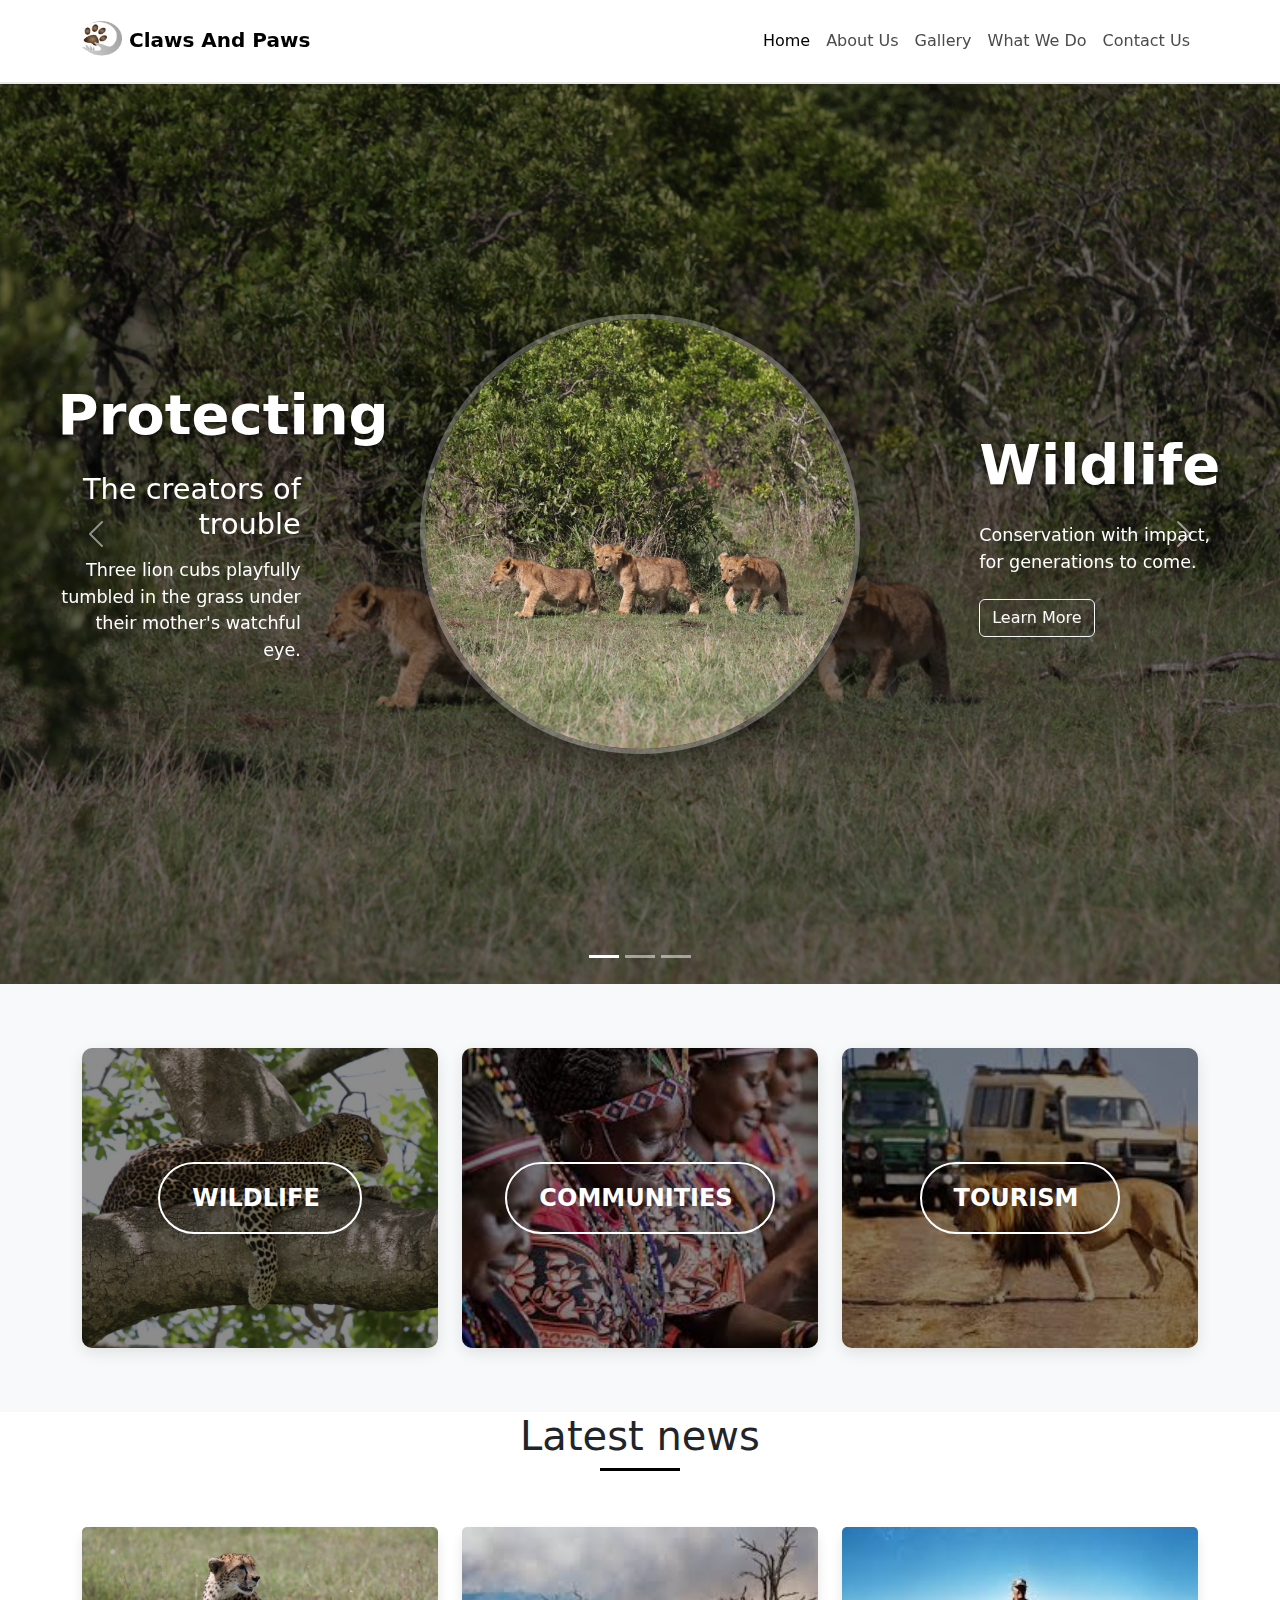
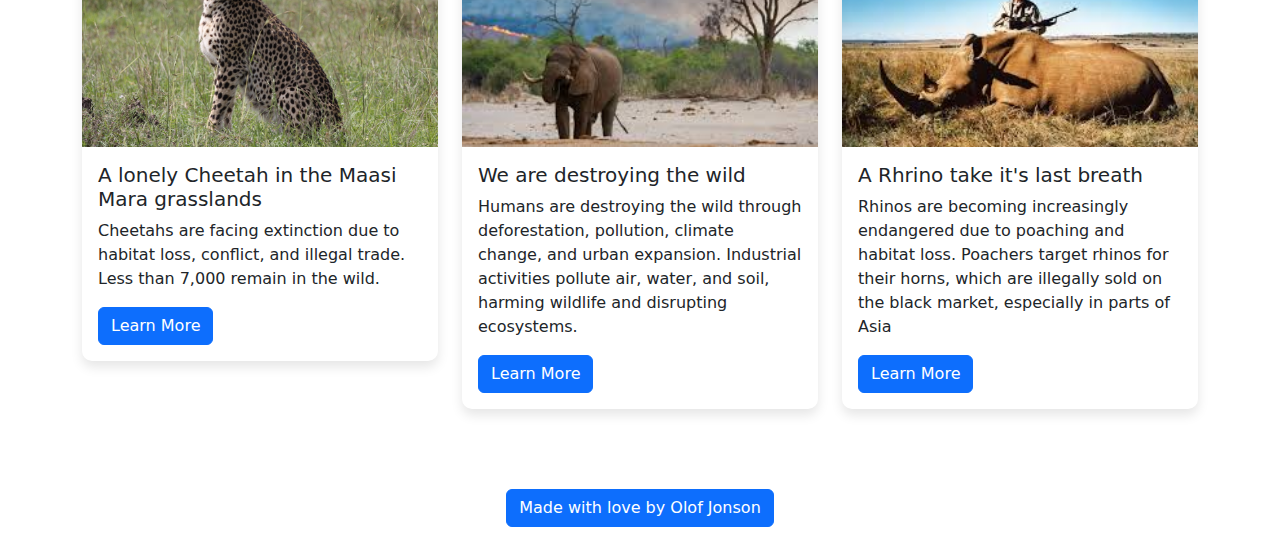
<file: index.html>
<!DOCTYPE html>
<html lang="en">
<head>
  <meta charset="UTF-8" />
  <meta name="viewport" content="width=device-width, initial-scale=1.0" />
  <title>Claws And Paws</title>
  <link rel="shortcut icon" href="images/logo.png" type="image/png" />
  <link rel="stylesheet" href="custom.css" />
  <link href="https://cdn.jsdelivr.net/npm/bootstrap@5.3.0/dist/css/bootstrap.min.css" rel="stylesheet">
</head>
<body>

<!-- Navbar -->
<nav class="navbar navbar-expand-lg navbar-light bg-white shadow-sm py-3">
  <div class="container">
    <a class="navbar-brand" href="index.html">
      <img src="images/logo.png" alt="Claws And Paws" width="40" height="40" />
      Claws And Paws
    </a>
    <button class="navbar-toggler" type="button" data-bs-toggle="collapse" data-bs-target="#navbarNav">
      <span class="navbar-toggler-icon"></span>
    </button>
    <div class="collapse navbar-collapse justify-content-end" id="navbarNav">
      <ul class="navbar-nav">
        <li class="nav-item"><a class="nav-link active" href="index.html">Home</a></li>
        <li class="nav-item"><a class="nav-link" href="about_us.html">About Us</a></li>
        <li class="nav-item"><a class="nav-link" href="gallery.html">Gallery</a></li>
        <li class="nav-item"><a class="nav-link" href="what_we_do.html">What We Do</a></li>
        <li class="nav-item"><a class="nav-link" href="contact_us.html">Contact Us</a></li>
      </ul>
    </div>
  </div>
</nav>

<!-- Hero Section with Split Layout -->
<section class="hero-split">
  <div id="splitCarousel" class="carousel slide" data-bs-ride="carousel">
    <div class="carousel-indicators">
      <button type="button" data-bs-target="#splitCarousel" data-bs-slide-to="0" class="active"></button>
      <button type="button" data-bs-target="#splitCarousel" data-bs-slide-to="1"></button>
      <button type="button" data-bs-target="#splitCarousel" data-bs-slide-to="2"></button>
    </div>
    <div class="carousel-inner">
      <!-- Slide 1 -->
      <div class="carousel-item active">
        <div class="hero-container">
          <img src="images/the 3 muskurtears.jpg" class="hero-bg-image" alt="Three lion cubs">
          <div class="hero-content">
            <div class="left-text">
              <h2>Protecting</h2>
              <div class="details">
                <h3>The creators of trouble</h3>
                <p>Three lion cubs playfully tumbled in the grass under their mother's watchful eye.</p>
              </div>
            </div>
            <div class="center-image">
              <div class="image-frame">
                <img src="images/the 3 muskurtears.jpg" alt="Lion cubs closeup">
              </div>
            </div>
            <div class="right-text">
              <h2>Wildlife</h2>
              <div class="subtext">
                <p>Conservation with impact, for generations to come.</p>
                <a href="what_we_do.html" class="btn btn-outline-light">Learn More</a>
              </div>
            </div>
          </div>
        </div>
      </div>
      
      <!-- Slide 2 -->
      <div class="carousel-item">
        <div class="hero-container">
          <img src="images/cheetahs in the rain.jpg" class="hero-bg-image" alt="Cheetah family">
          <div class="hero-content">
            <div class="left-text">
              <h2>Empowering</h2>
              <div class="details">
                <h3>The Mwezi family</h3>
                <p>This family of four stays together whatever the condition.</p>
              </div>
            </div>
            <div class="center-image">
              <div class="image-frame">
                <img src="images/cheetahs in the rain.jpg" alt="Cheetah family closeup">
              </div>
            </div>
            <div class="right-text">
              <h2>Communities</h2>
              <div class="subtext">
                <p>Building sustainable futures through conservation.</p>
                <a href="#" class="btn btn-outline-light">Get Involved</a>
              </div>
            </div>
          </div>
        </div>
      </div>
      
      <!-- Slide 3 -->
      <div class="carousel-item">
        <div class="hero-container">
          <img src="images/a group of elephants.jpg" class="hero-bg-image" alt="Elephant herd">
          <div class="hero-content">
            <div class="left-text">
              <h2>Preserving</h2>
              <div class="details">
                <h3>Tembo Umoja</h3>
                <p>A group of elephants wandered silently across the savanna.</p>
              </div>
            </div>
            <div class="center-image">
              <div class="image-frame">
                <img src="images/a group of elephants.jpg" alt="Elephant herd closeup">
              </div>
            </div>
            <div class="right-text">
              <h2>Habitats</h2>
              <div class="subtext">
                <p>Restoring ecosystems for future generations.</p>
                <a href="#" class="btn btn-outline-light">Support Us</a>
              </div>
            </div>
          </div>
        </div>
      </div>
    </div>
    <button class="carousel-control-prev" type="button" data-bs-target="#splitCarousel" data-bs-slide="prev">
      <span class="carousel-control-prev-icon"></span>
    </button>
    <button class="carousel-control-next" type="button" data-bs-target="#splitCarousel" data-bs-slide="next">
      <span class="carousel-control-next-icon"></span>
    </button>
  </div>
</section>


<!-- Links Section -->
<section class="links-section">
  <div class="container">
    <div class="row g-4">
      <!-- Wildlife Card -->
      <div class="col-md-4">
        <div class="link-card wildlife-card">
          <div class="card-image" style="background-image: url('images/leo-pard.jpg');"></div>
          <div class="card-overlay">
            <a href="gallery.html" class="link-btn">
              WILDLIFE <i class="fas fa-arrow-right ms-2"></i>
            </a>
          </div>
        </div>
      </div>
      
      <!-- Communities Card -->
      <div class="col-md-4">
        <div class="link-card communities-card">
          <div class="card-image" style="background-image: url('images/communities.jpg');"></div>
          <div class="card-overlay">
            <a href="communities.html" class="link-btn">
              COMMUNITIES <i class="fas fa-arrow-right ms-2"></i>
            </a>
          </div>
        </div>
      </div>
      
      <!-- Tourism Card -->
      <div class="col-md-4">
        <div class="link-card tourism-card">
          <div class="card-image" style="background-image: url('images/tourisum.jpg');"></div>
          <div class="card-overlay">
            <a href="tourism.html" class="link-btn">
              TOURISM <i class="fas fa-arrow-right ms-2"></i>
            </a>
          </div>
        </div>
      </div>
    </div>
  </div>
</section>

<h1>Latest news</h1>
<section class="news container">
  <div class="row">
    <div class="col-md-4">
      <div class="card">
        <img src="images/cheetah2.jpg" class="card-img-top" alt="Cheetah in the grasslands">
        <div class="card-body">
          <h5 class="card-title">A lonely Cheetah in the Maasi Mara grasslands </h5>
          <p class="card-text">
            Cheetahs are facing extinction due to habitat loss, conflict, and illegal trade. Less than 7,000 remain in the wild.
          </p>
          <a href="endangered.html" class="btn btn-primary">Learn More</a>
        </div>
      </div>
    </div>
    <div class="col-md-4">
      <div class="card">
        <img src="images/elephant.jpg" class="card-img-top" alt="Cheetah in the grasslands">
        <div class="card-body">
          <h5 class="card-title">We are destroying the wild</h5>
          <p class="card-text">
            Humans are destroying the wild through deforestation, pollution, climate change,
             and urban expansion. Industrial activities pollute air, water, and soil, harming
              wildlife and disrupting ecosystems.
          </p>
          <a href="verify.html" class="btn btn-primary">Learn More</a>
        </div>
      </div>
    </div>
    <div class="col-md-4">
      <div class="card">
        <img src="images/rhino.jpg" class="card-img-top" alt="Cheetah in the grasslands">
        <div class="card-body">
          <h5 class="card-title">A Rhrino take it's last breath</h5>
          <p class="card-text">
            Rhinos are becoming increasingly endangered due to poaching and habitat
             loss. Poachers target rhinos for their horns, which are illegally sold 
             on the black market, especially in parts of Asia
           </p>
          <a href="endangered.html" class="btn btn-primary">Learn More</a>
        </div>
      </div>
    </div>
  </div>
</section>


<footer>
        
  <a href="index.html" class="btn btn-primary"> Made with love by Olof Jonson</a>
</footer>
</body>
</html>
</file>
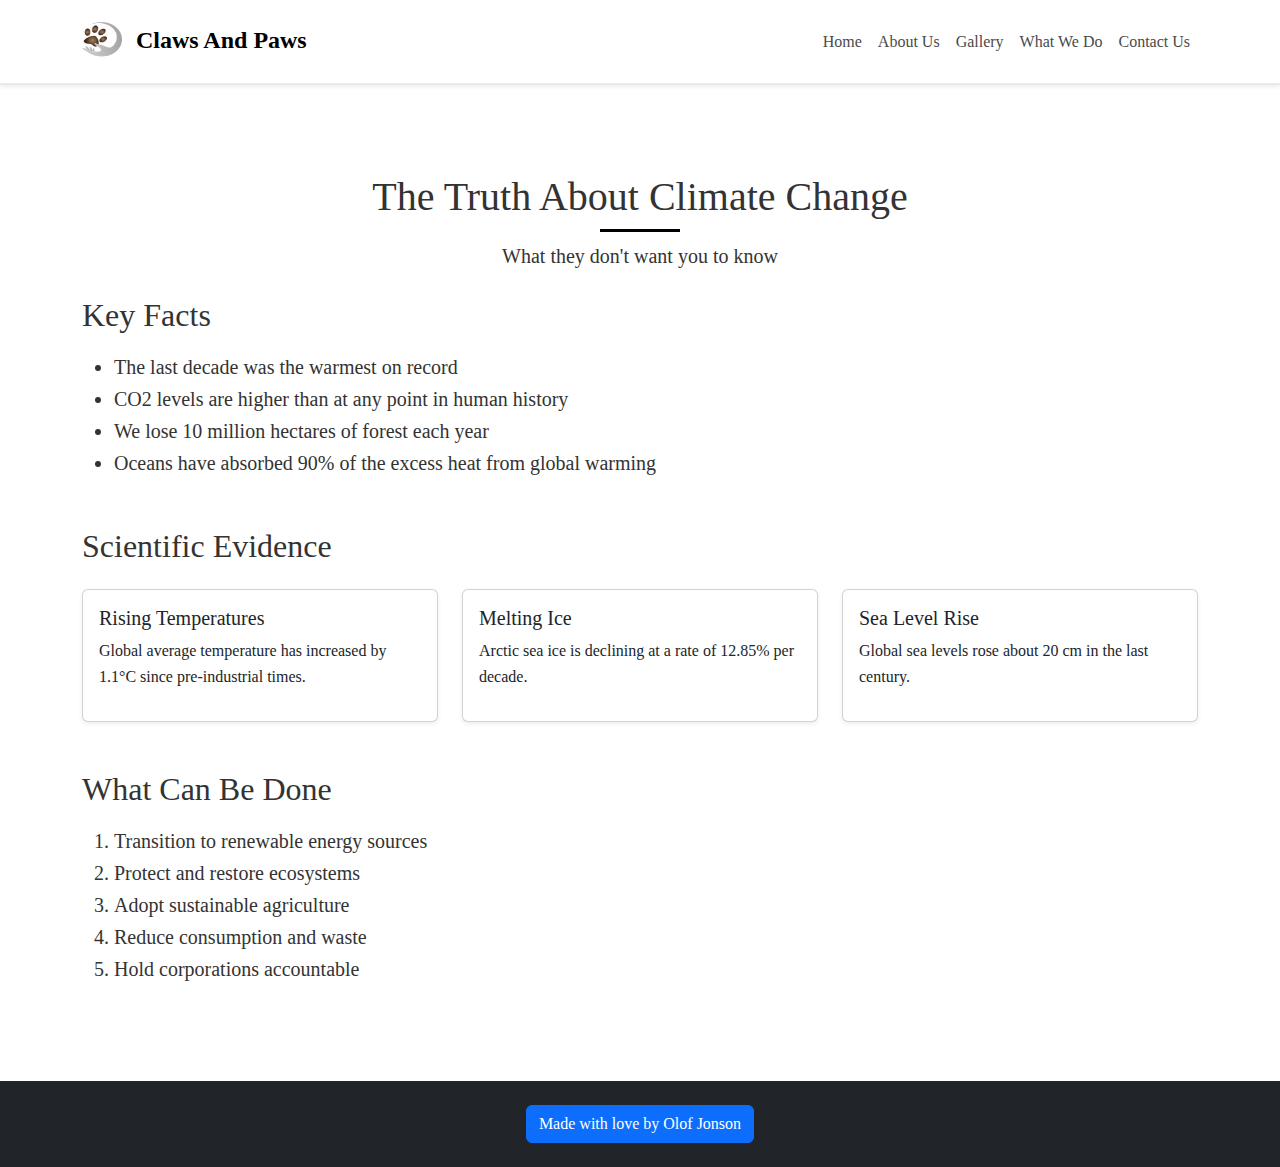
<file: climate.html>
<!DOCTYPE html>
<html lang="en">
<head>
  <meta charset="UTF-8">
  <meta name="viewport" content="width=device-width, initial-scale=1.0">
  <title>Claws And Paws — Climate Awareness</title>
  <link rel="shortcut icon" href="images/logo.png" type="image/png">
  <link href="https://cdn.jsdelivr.net/npm/bootstrap@5.3.0/dist/css/bootstrap.min.css" rel="stylesheet">
  <link rel="stylesheet" href="custom.css">
</head>
<body>

<!-- Navbar -->
<nav class="navbar navbar-expand-lg navbar-light bg-white shadow-sm py-3">
  <div class="container">
    <a class="navbar-brand fw-bold" href="index.html">
      <img src="images/logo.png" alt="Claws And Paws" width="40" height="40" class="me-2">
      Claws And Paws
    </a>
    <button class="navbar-toggler" type="button" data-bs-toggle="collapse" data-bs-target="#navbarNav">
      <span class="navbar-toggler-icon"></span>
    </button>
    <div class="collapse navbar-collapse justify-content-end" id="navbarNav">
      <ul class="navbar-nav">
        <li class="nav-item"><a class="nav-link" href="index.html">Home</a></li>
        <li class="nav-item"><a class="nav-link" href="about.html">About Us</a></li>
        <li class="nav-item"><a class="nav-link" href="gallery.html">Gallery</a></li>
        <li class="nav-item"><a class="nav-link" href="what_we_do.html">What We Do</a></li>
        <li class="nav-item"><a class="nav-link" href="contact.html">Contact Us</a></li>
      </ul>
    </div>
  </div>
</nav>
<!-- End Navbar -->

<section class="py-5">
  <div class="container climate-content">
    <header class="mb-4 text-center">
      <h1 class="mb-2">The Truth About Climate Change</h1>
      <p class="lead">What they don't want you to know</p>
    </header>

    <main>
      <section class="mb-5">
        <h2 class="mb-3">Key Facts</h2>
        <ul class="fs-5">
          <li>The last decade was the warmest on record</li>
          <li>CO2 levels are higher than at any point in human history</li>
          <li>We lose 10 million hectares of forest each year</li>
          <li>Oceans have absorbed 90% of the excess heat from global warming</li>
        </ul>
      </section>

      <section class="mb-5">
        <h2 class="mb-4">Scientific Evidence</h2>
        <div class="row g-4">
          <div class="col-md-4">
            <div class="card h-100 shadow-sm">
              <div class="card-body">
                <h3 class="h5">Rising Temperatures</h3>
                <p>Global average temperature has increased by 1.1°C since pre-industrial times.</p>
              </div>
            </div>
          </div>

          <div class="col-md-4">
            <div class="card h-100 shadow-sm">
              <div class="card-body">
                <h3 class="h5">Melting Ice</h3>
                <p>Arctic sea ice is declining at a rate of 12.85% per decade.</p>
              </div>
            </div>
          </div>

          <div class="col-md-4">
            <div class="card h-100 shadow-sm">
              <div class="card-body">
                <h3 class="h5">Sea Level Rise</h3>
                <p>Global sea levels rose about 20 cm in the last century.</p>
              </div>
            </div>
          </div>
        </div>
      </section>

      <section class="mb-5">
        <h2 class="mb-3">What Can Be Done</h2>
        <ol class="fs-5">
          <li>Transition to renewable energy sources</li>
          <li>Protect and restore ecosystems</li>
          <li>Adopt sustainable agriculture</li>
          <li>Reduce consumption and waste</li>
          <li>Hold corporations accountable</li>
        </ol>
      </section>
    </main>
  </div>
</section>

<footer class="bg-dark text-white text-center py-4">
  <div class="container">
    <a href="index.html" class="btn btn-primary">Made with love by Olof Jonson</a>
  </div>
</footer>

<script src="https://cdn.jsdelivr.net/npm/bootstrap@5.3.0/dist/js/bootstrap.bundle.min.js"></script>
</body>
</html>
</file>
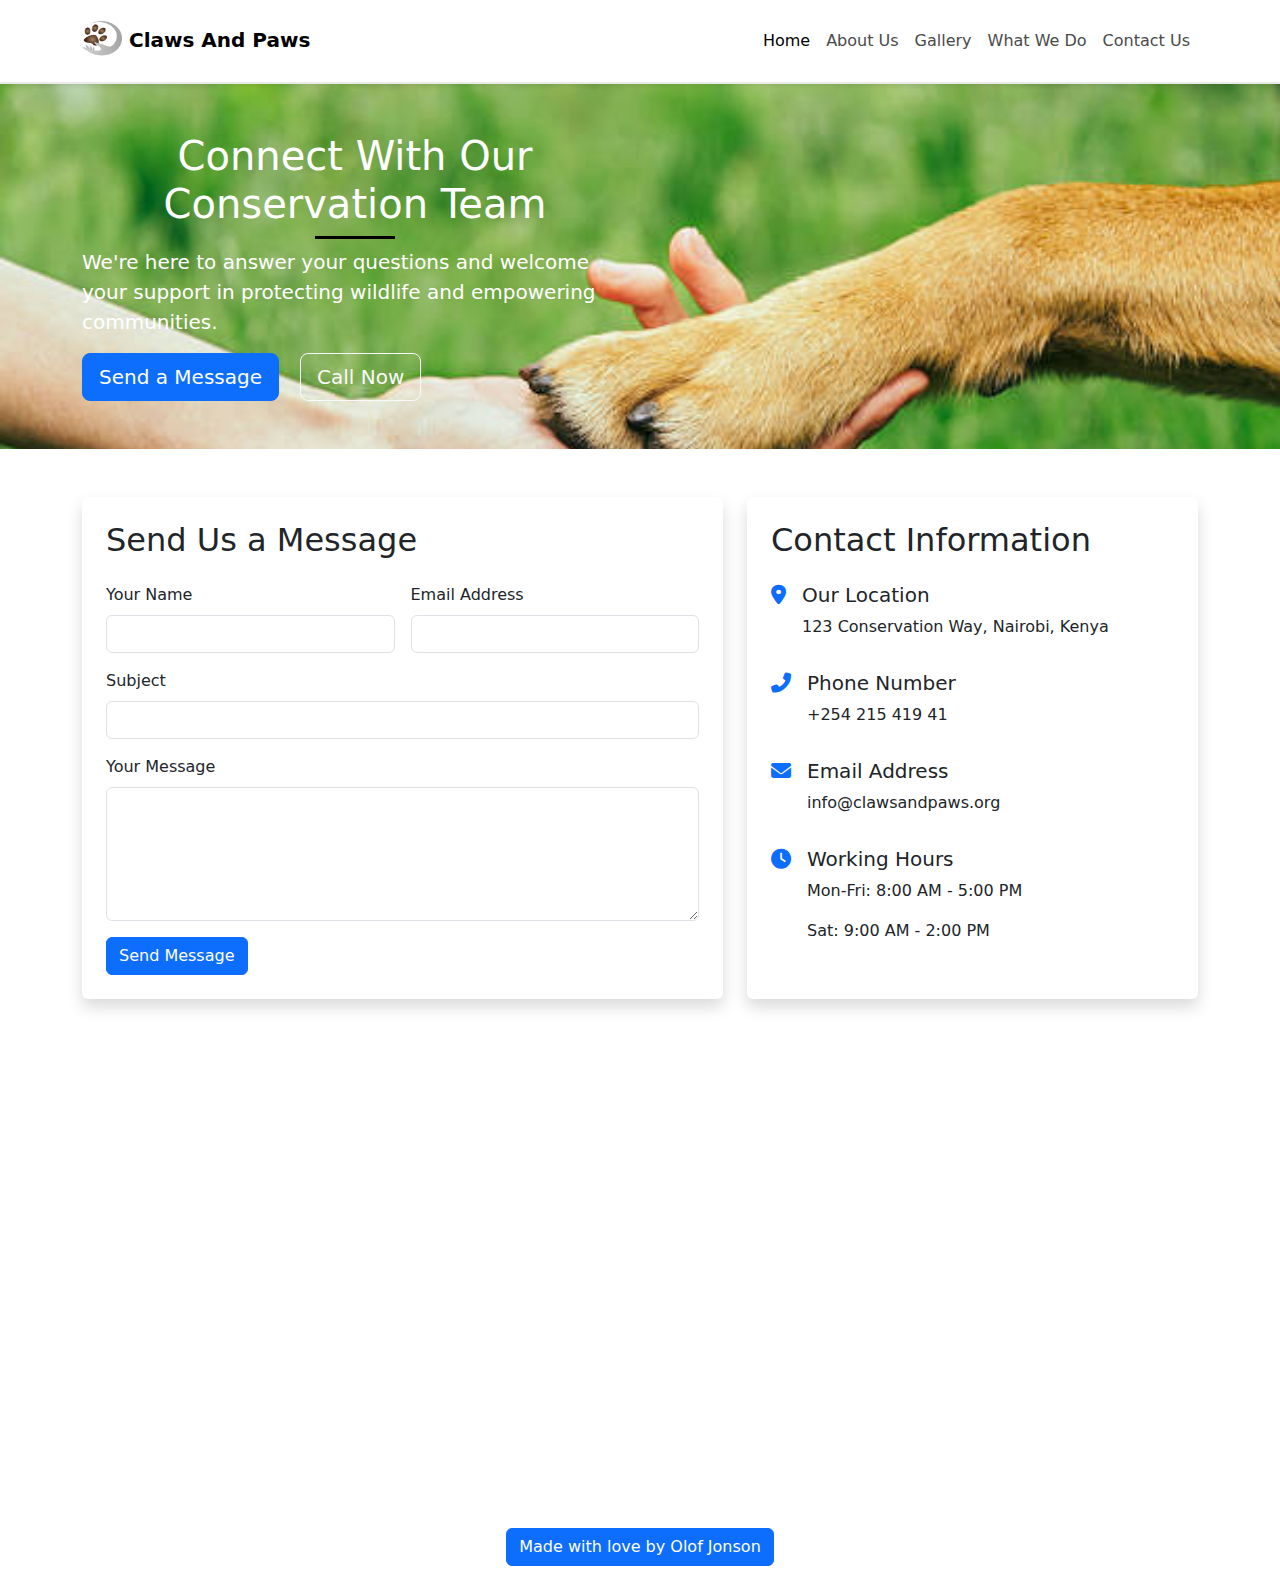
<file: contact_us.html>
<!DOCTYPE html>
<html lang="en">
<head>
  <meta charset="UTF-8" />
  <meta name="viewport" content="width=device-width, initial-scale=1.0" />
  <title>Claws And Paws</title>
  <link rel="shortcut icon" href="images/logo.png" type="image/png" />
  <link rel="stylesheet" href="custom.css" />
  <link href="https://cdn.jsdelivr.net/npm/bootstrap@5.3.0/dist/css/bootstrap.min.css" rel="stylesheet">
  <!-- Font Awesome for icons -->
  <link rel="stylesheet" href="https://cdnjs.cloudflare.com/ajax/libs/font-awesome/6.4.0/css/all.min.css">
  <!-- Google reCAPTCHA -->
  <script src="https://www.google.com/recaptcha/api.js" async defer></script>
</head>
<body>

<!-- Navbar -->
<nav class="navbar navbar-expand-lg navbar-light bg-white shadow-sm py-3">
  <div class="container">
    <a class="navbar-brand" href="index.html">
      <img src="images/logo.png" alt="Claws And Paws" width="40" height="40" />
      Claws And Paws
    </a>
    <button class="navbar-toggler" type="button" data-bs-toggle="collapse" data-bs-target="#navbarNav">
      <span class="navbar-toggler-icon"></span>
    </button>
    <div class="collapse navbar-collapse justify-content-end" id="navbarNav">
      <ul class="navbar-nav">
        <li class="nav-item"><a class="nav-link active" href="index.html">Home</a></li>
        <li class="nav-item"><a class="nav-link" href="about_us.html">About Us</a></li>
        <li class="nav-item"><a class="nav-link" href="gallery.html">Gallery</a></li>
        <li class="nav-item"><a class="nav-link" href="what_we_do.html">What We Do</a></li>
        <li class="nav-item"><a class="nav-link" href="contact_us.html">Contact Us</a></li>
      </ul>
    </div>
  </div>
</nav>

<!-- Hero Section -->
<section class="contact-hero" style="background-image: url('images/contact.jpg'); background-size: cover; background-repeat: no-repeat;">
  <div class="container py-5 text-white">
    <div class="row align-items-center">
      <div class="col-lg-6">
        <h1>Connect With Our Conservation Team</h1>
        <p class="lead">We're here to answer your questions and welcome your support in protecting wildlife and empowering communities.</p>
        <div class="hero-cta">
          <a href="#contact-form" class="btn btn-primary btn-lg me-3">Send a Message</a>
          <a href="tel:+25421541941" class="btn btn-outline-light btn-lg">Call Now</a>
        </div>
      </div>
      <div class="col-lg-6"></div>
    </div>
  </div>
</section>

<!-- Contact Form Section -->
<section class="contact-form-section py-5" id="contact-form">
  <div class="container">
    <div class="row g-4">
      <!-- Form -->
      <div class="col-lg-7">
        <div class="contact-form-wrapper p-4 shadow rounded bg-white">
          <h2 class="mb-4">Send Us a Message</h2>
          <form id="contactForm" action="YOUR_BACKEND_ENDPOINT" method="POST">
            <div class="row g-3">
              <div class="col-md-6">
                <label for="name" class="form-label">Your Name</label>
                <input type="text" class="form-control" id="name" name="name" required>
              </div>
              <div class="col-md-6">
                <label for="email" class="form-label">Email Address</label>
                <input type="email" class="form-control" id="email" name="email" required>
              </div>
            </div>
            <div class="mb-3 mt-3">
              <label for="subject" class="form-label">Subject</label>
              <input type="text" class="form-control" id="subject" name="subject" required>
            </div>
            <div class="mb-3">
              <label for="message" class="form-label">Your Message</label>
              <textarea class="form-control" id="message" name="message" rows="5" required></textarea>
            </div>
            <!-- reCAPTCHA -->
            <div class="mb-3">
              <div class="g-recaptcha" data-sitekey="YOUR_SITE_KEY"></div>
              <!-- Replace YOUR_SITE_KEY with your actual site key -->
            </div>
            <button type="submit" class="btn btn-primary">Send Message</button>
          </form>
        </div>
      </div>

      <!-- Contact Info -->
      <div class="col-lg-5">
        <div class="contact-info-wrapper p-4 shadow rounded bg-white h-100">
          <h2 class="mb-4">Contact Information</h2>
          <div class="contact-info-item mb-3 d-flex align-items-start">
            <div class="icon me-3">
              <i class="fas fa-map-marker-alt fa-lg text-primary"></i>
            </div>
            <div class="content">
              <h5>Our Location</h5>
              <p>123 Conservation Way, Nairobi, Kenya</p>
            </div>
          </div>
          <div class="contact-info-item mb-3 d-flex align-items-start">
            <div class="icon me-3">
              <i class="fas fa-phone-alt fa-lg text-primary"></i>
            </div>
            <div class="content">
              <h5>Phone Number</h5>
              <p>+254 215 419 41</p>
            </div>
          </div>
          <div class="contact-info-item mb-3 d-flex align-items-start">
            <div class="icon me-3">
              <i class="fas fa-envelope fa-lg text-primary"></i>
            </div>
            <div class="content">
              <h5>Email Address</h5>
              <p>info@clawsandpaws.org</p>
            </div>
          </div>
          <div class="contact-info-item d-flex align-items-start">
            <div class="icon me-3">
              <i class="fas fa-clock fa-lg text-primary"></i>
            </div>
            <div class="content">
              <h5>Working Hours</h5>
              <p>Mon-Fri: 8:00 AM - 5:00 PM</p>
              <p>Sat: 9:00 AM - 2:00 PM</p>
            </div>
          </div>
        </div>
      </div>
    </div>
  </div>
</section>

<!-- Map Section -->
<section class="map-section">
  <div class="container-fluid p-0">
    <div class="map-wrapper">
      <iframe src="https://www.google.com/maps/embed?pb=!1m18!1m12!1m3!1d3988.808477395489!2d36.82115931475397!3d-1.292359635980772!2m3!1f0!2f0!3f0!3m2!1i1024!2i768!4f13.1!3m3!1m2!1s0x182f10d664fecf0f%3A0x7e3b2d4e6e3b2d4e!2sNairobi%20National%20Park!5e0!3m2!1sen!2ske!4v1620000000000!5m2!1sen!2ske" width="100%" height="450" style="border:0;" allowfullscreen="" loading="lazy"></iframe>
    </div>
  </div>
</section>

<footer class="text-center py-4">
  <a href="index.html" class="btn btn-primary"> Made with love by Olof Jonson</a>
</footer>

</body>
</html>
</file>
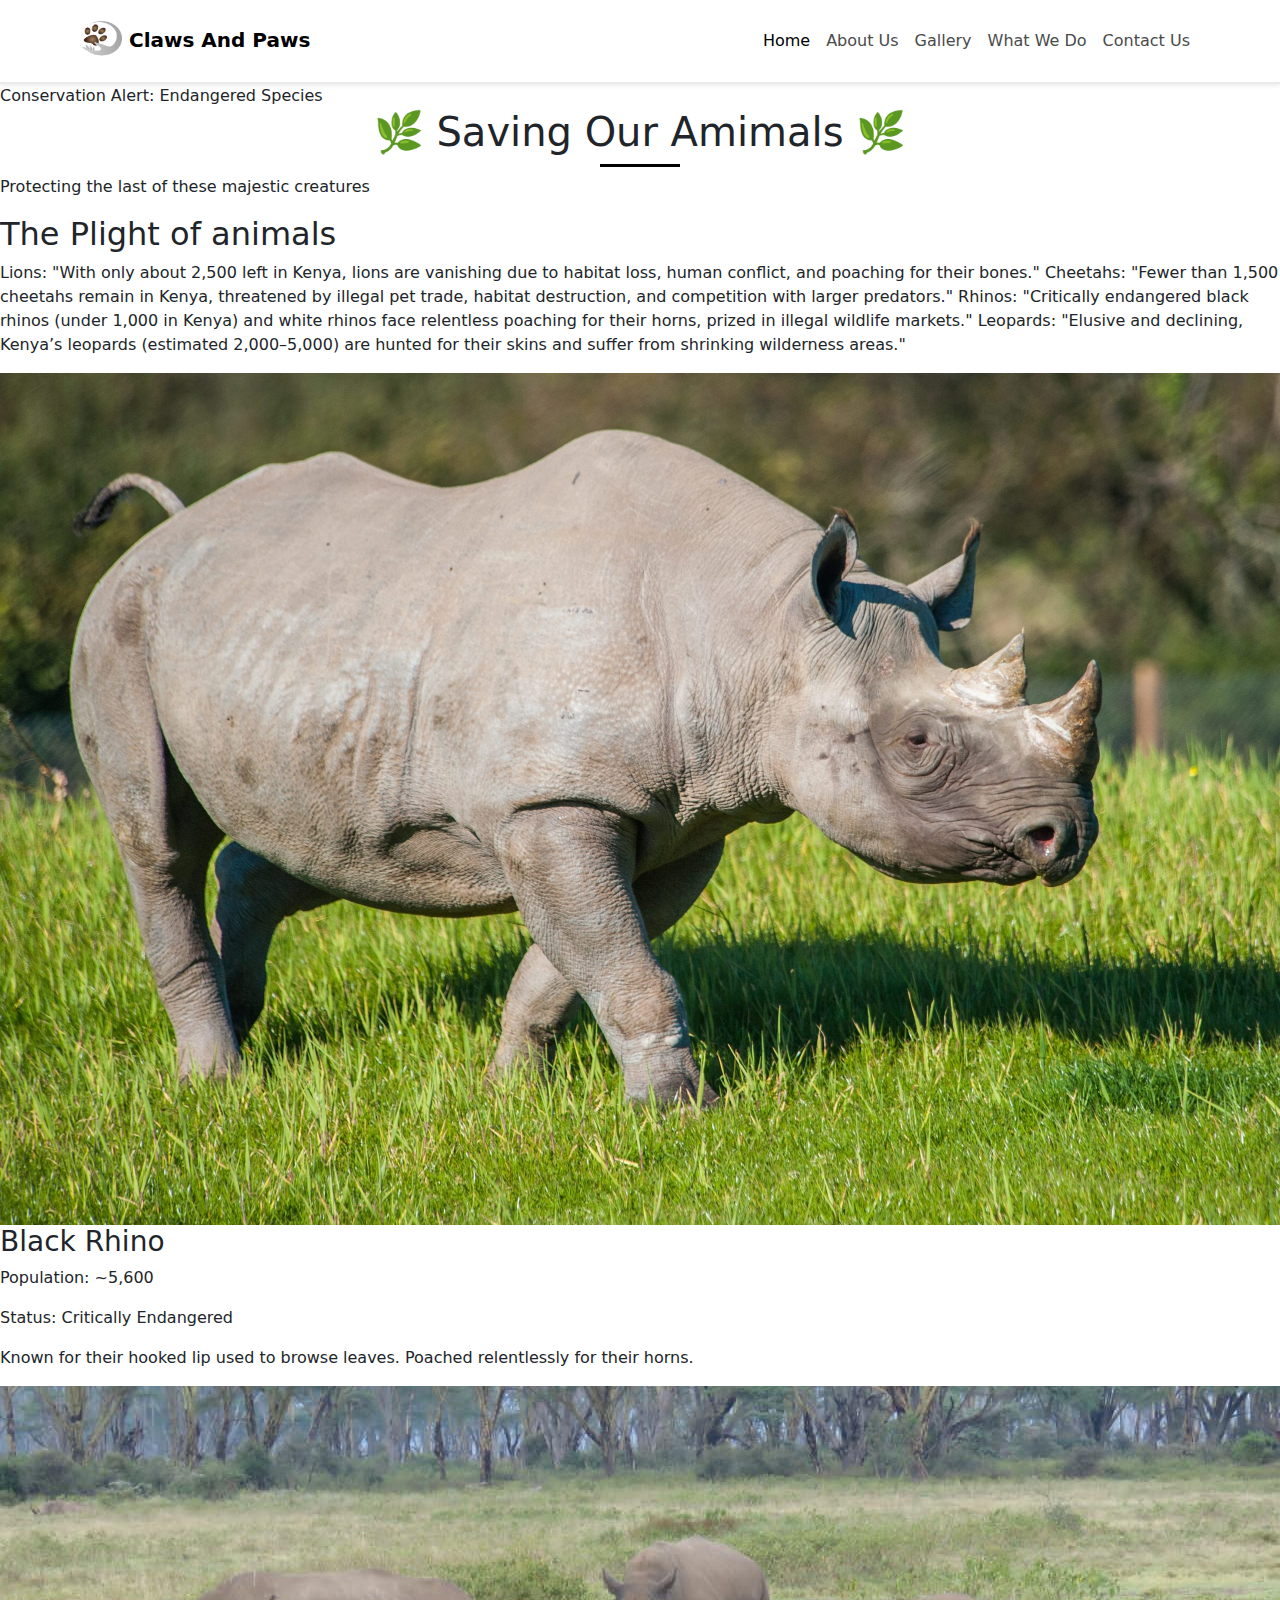
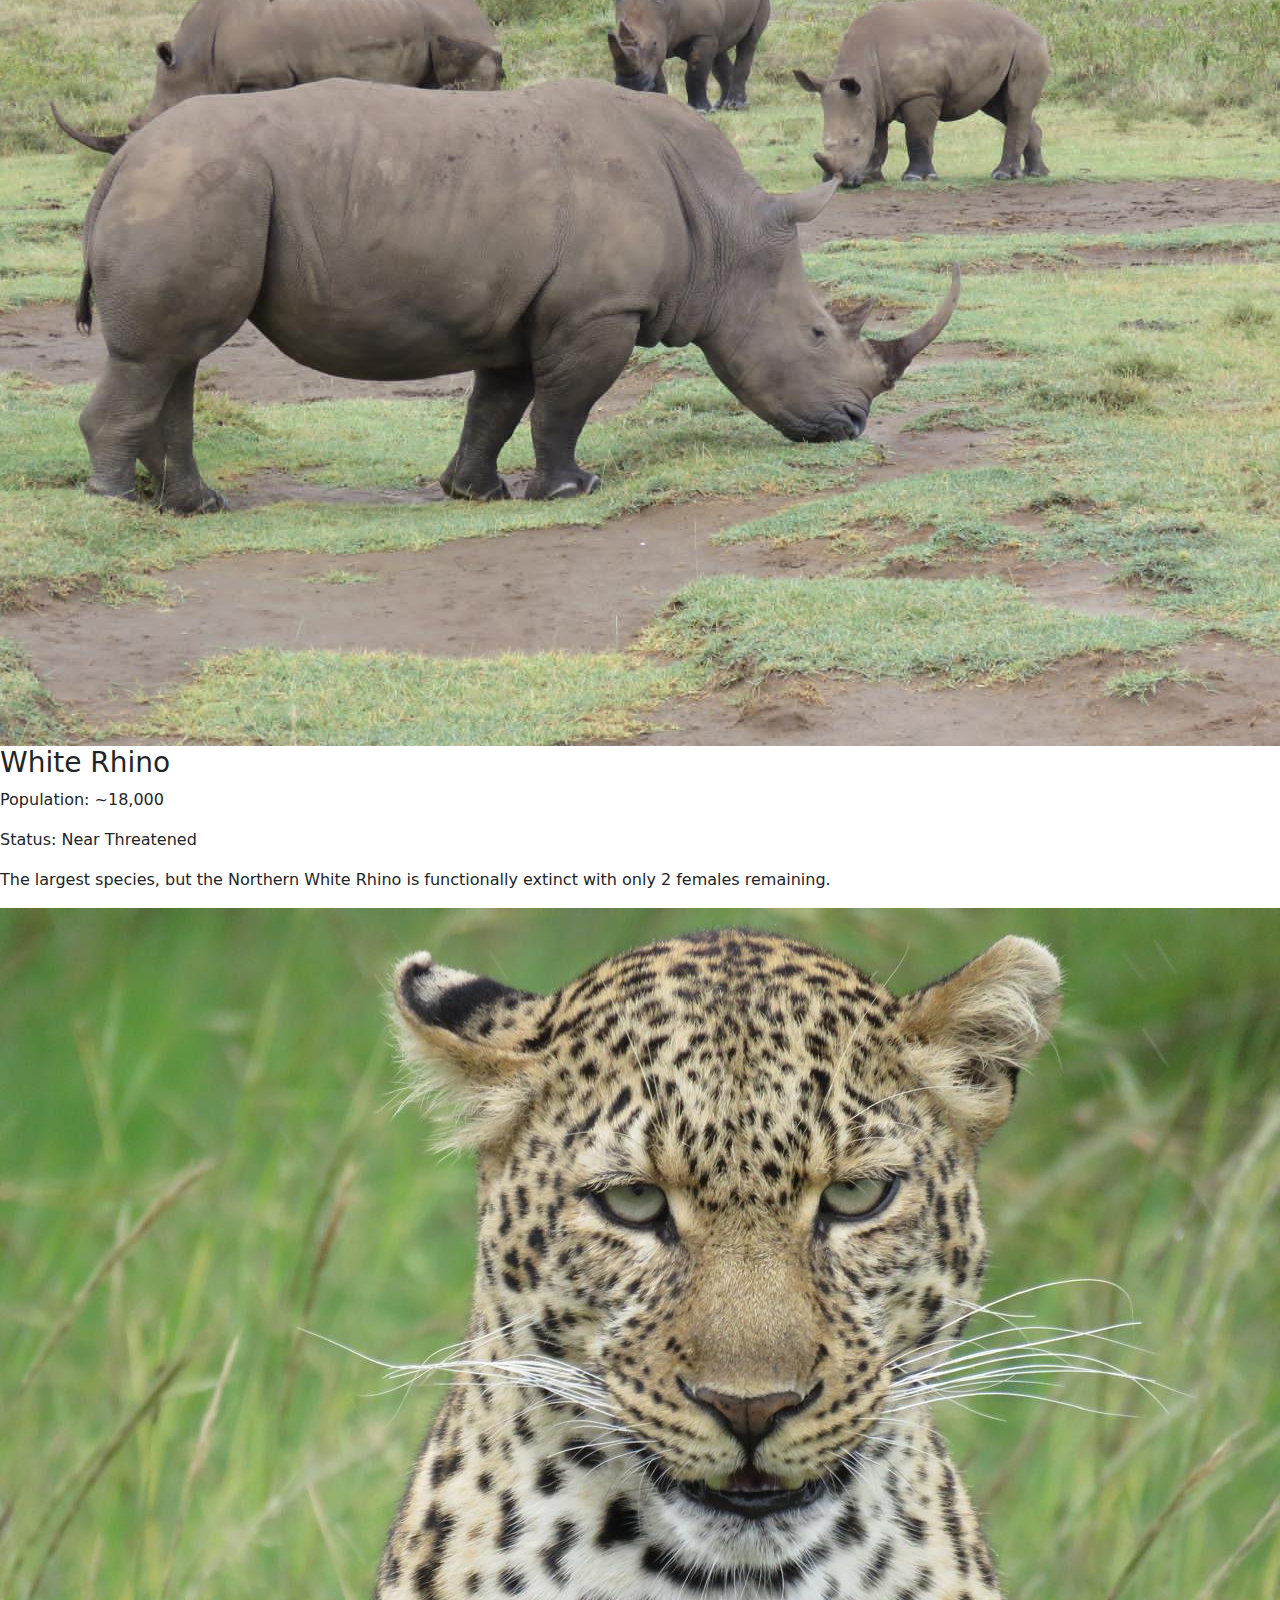
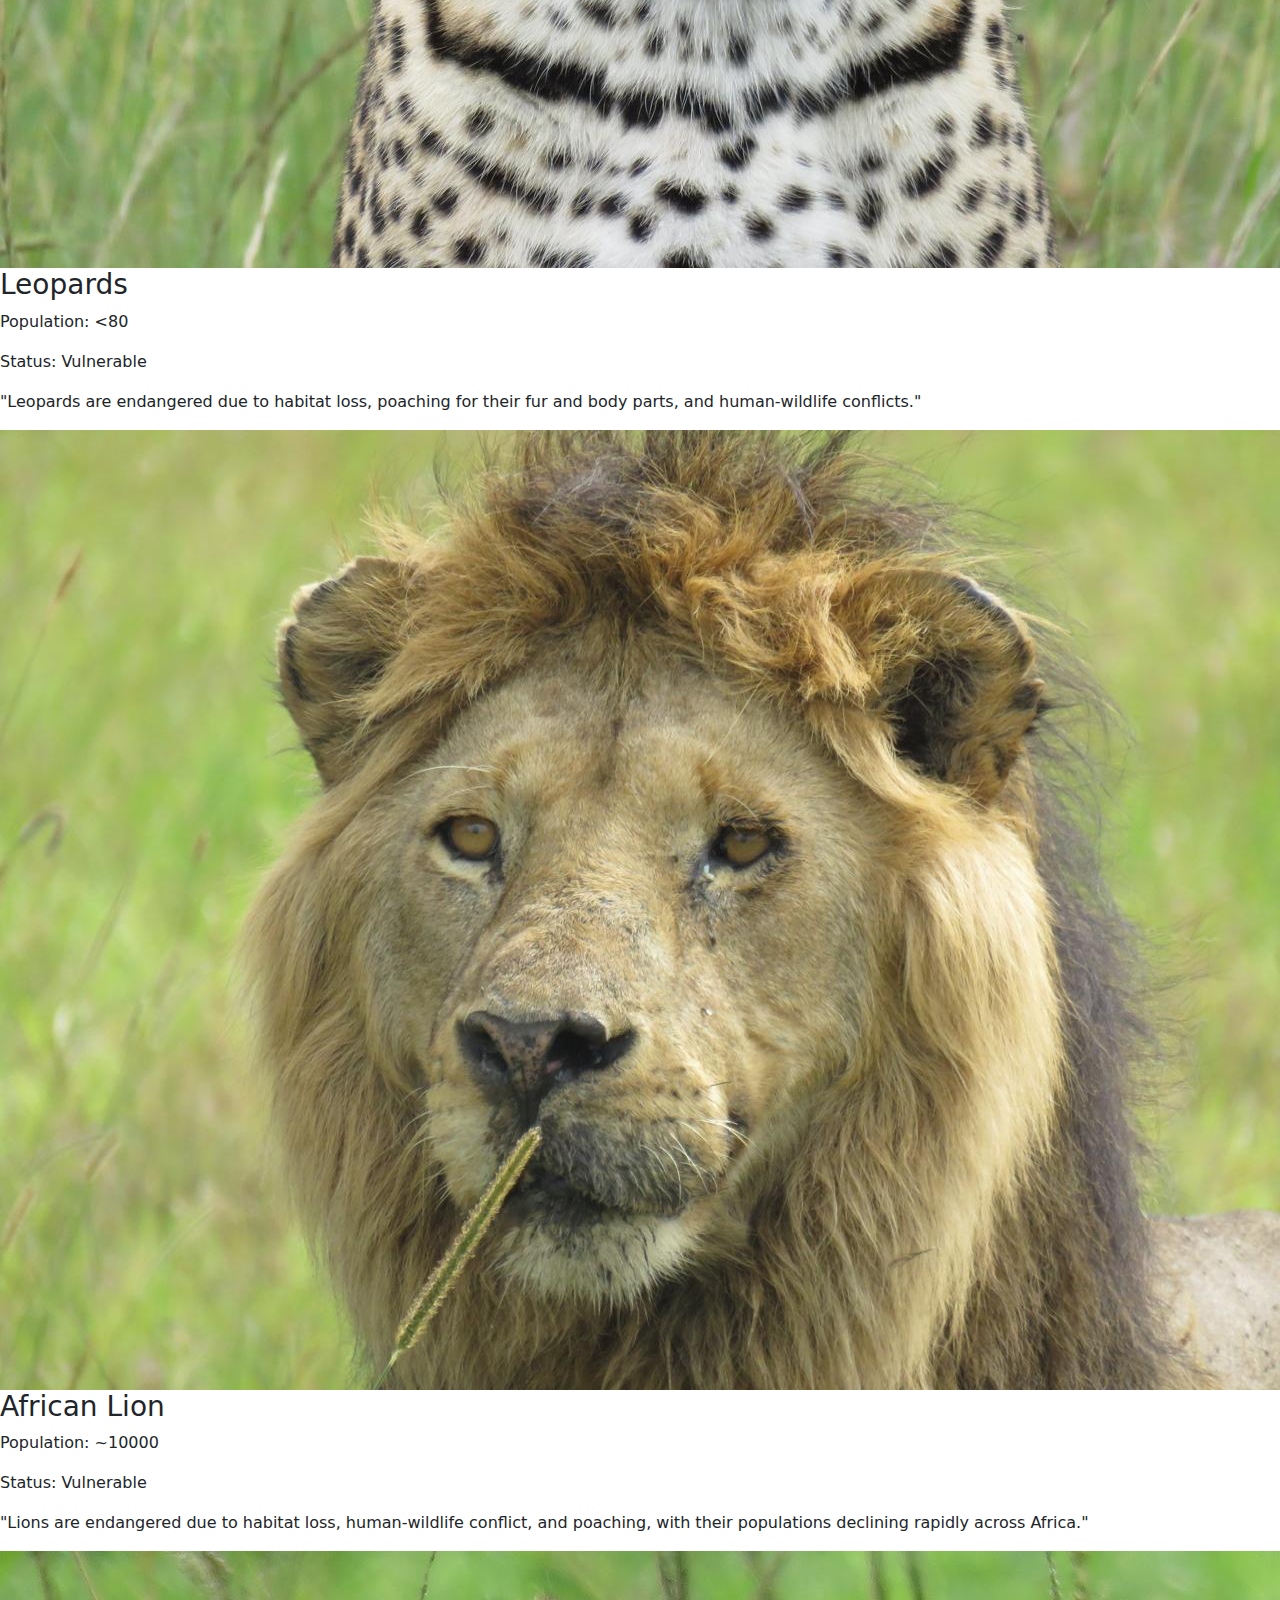
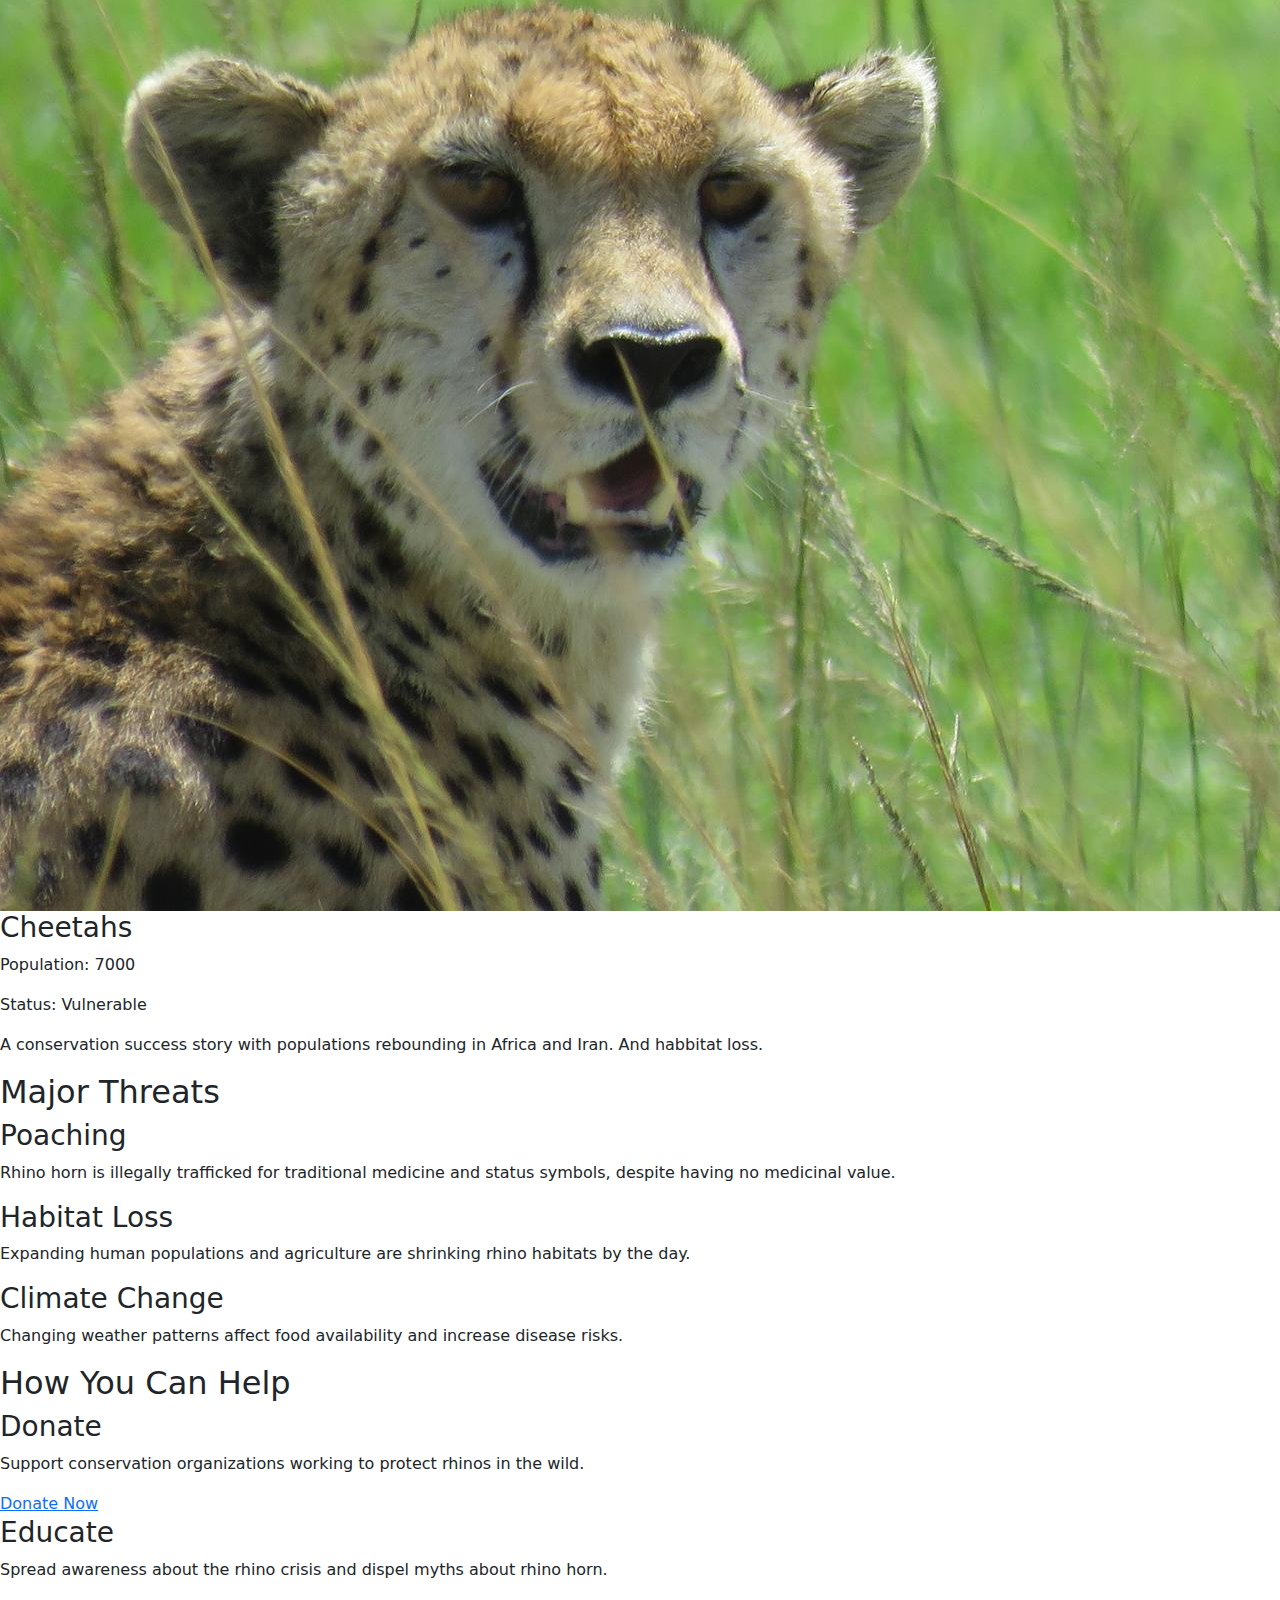
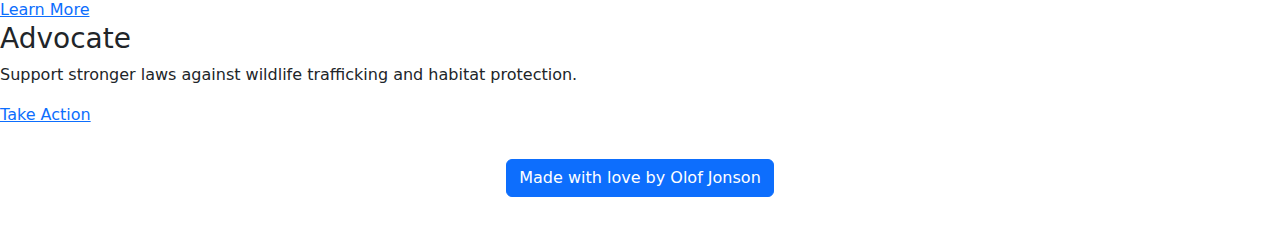
<file: endangered.html>
<!DOCTYPE html>
<html lang="en">
<head>
  <meta charset="UTF-8" />
  <meta name="viewport" content="width=device-width, initial-scale=1.0" />
  <title>Claws And Paws</title>
  <link rel="shortcut icon" href="images/logo.png" type="image/png" />
  <link rel="stylesheet" href="custom.css" />
  <link href="https://cdn.jsdelivr.net/npm/bootstrap@5.3.0/dist/css/bootstrap.min.css" rel="stylesheet">
</head>


<!-- Navbar -->
<nav class="navbar navbar-expand-lg navbar-light bg-white shadow-sm py-3">
  <div class="container">
    <a class="navbar-brand" href="index.html">
      <img src="images/logo.png" alt="Claws And Paws" width="40" height="40" />
      Claws And Paws
    </a>
    <button class="navbar-toggler" type="button" data-bs-toggle="collapse" data-bs-target="#navbarNav">
      <span class="navbar-toggler-icon"></span>
    </button>
    <div class="collapse navbar-collapse justify-content-end" id="navbarNav">
      <ul class="navbar-nav">
        <li class="nav-item"><a class="nav-link active" href="index.html">Home</a></li>
        <li class="nav-item"><a class="nav-link" href="about_us.html">About Us</a></li>
        <li class="nav-item"><a class="nav-link" href="gallery.html">Gallery</a></li>
        <li class="nav-item"><a class="nav-link" href="what_we_do.html">What We Do</a></li>
        <li class="nav-item"><a class="nav-link" href="contact_us.html">Contact Us</a></li>
      </ul>
    </div>
  </div>
</nav>
  
<body>
  <div class="conservation-banner">
    <div class="conservation-alert">Conservation Alert: Endangered Species</div>
  </div>
  
  <header class="rhino-header">
    <h1><span class="eco-icon">🌿</span> Saving Our Amimals <span class="eco-icon">🌿</span></h1>
    <p class="subtitle">Protecting the last of these majestic creatures</p>
  </header>

  <main class="conservation-container">
    <section class="rhino-intro">
      <h2>The Plight of animals</h2>
      <p>Lions: "With only about 2,500 left in Kenya, lions are vanishing due to habitat loss, human conflict, 
        and poaching for their bones."

        Cheetahs: "Fewer than 1,500 cheetahs remain in Kenya, threatened by illegal pet trade, habitat destruction,
         and competition with larger predators."
        
        Rhinos: "Critically endangered black rhinos (under 1,000 in Kenya) and white rhinos face relentless poaching for 
        their horns, prized in illegal wildlife markets."
        
        Leopards: "Elusive and declining, Kenya’s leopards (estimated 2,000–5,000) are hunted for their skins and suffer 
        from shrinking wilderness areas."</p>
    </section>

    <section class="species-grid">
      <div class="species-card">
        <img src="images/manyara-outside-13-scaled.jpg" class="card-img-top" alt="Cheetah in the grasslands">
        <!-- <div class="species-icon black-rhino"></div> -->
        <div class="species-info">
          <h3>Black Rhino</h3>
          <p class="population">Population: ~5,600</p>
          <p class="status">Status: Critically Endangered</p>
          <p>Known for their hooked lip used to browse leaves. Poached relentlessly for their horns.</p>
        </div>
      </div>
      
      <div class="species-card">
        <!-- <div class="species-icon white-rhino"></div> -->
        <img src="images/rhinolol.jpeg" class="card-img-top" alt="Cheetah in the grasslands">
        <div class="species-info">
          <h3>White Rhino</h3>
          <p class="population">Population: ~18,000</p>
          <p class="status">Status: Near Threatened</p>
          <p>The largest species, but the Northern White Rhino is functionally extinct with only 2 females remaining.</p>
        </div>
      </div>
      
      <div class="species-card">
        <!-- div class="species-icon sumatran-rhino"></div> -->
        <img src="images/leo.jpeg" class="card-img-top" alt="Cheetah in the grasslands">
        <div class="species-info">
          <h3>Leopards</h3>
          <p class="population">Population: <80</p>
          <p class="status">Status: Vulnerable</p>
          <p>"Leopards are endangered due to habitat loss, poaching for their fur and body 
            parts, and human-wildlife conflicts."</p>
        </div>
      </div>
      
      <div class="species-card">
        <!-- <div class="species-icon javan-rhino"></div> -->
        <img src="images/lioooooooooon.jpeg" class="card-img-top" alt="Cheetah in the grasslands">
        <div class="species-info">
          <h3>African Lion</h3>
          <p class="population">Population: ~10000</p>
          <p class="status">Status: Vulnerable</p>
          <p>"Lions are endangered due to habitat loss, human-wildlife conflict, and 
            poaching, with their populations declining rapidly across Africa."</p>
        </div>
      </div>
      
      <div class="species-card">
        <!-- <div class="species-icon indian-rhino"></div> -->
        <img src="images/cheet.jpeg" class="card-img-top" alt="Cheetah in the grasslands">
        <div class="species-info">
          <h3>Cheetahs</h3>
          <p class="population">Population: 7000</p>
          <p class="status">Status: Vulnerable</p>
          <p>A conservation success story with populations rebounding in Africa and Iran.
            And habbitat loss.</p>
        </div>
      </div>
    </section>

    <section class="threats-section">
      <h2>Major Threats</h2>
      <div class="threats-grid">
        <div class="threat-card">
          <h3><i class="fas fa-skull"></i> Poaching</h3>
          <p>Rhino horn is illegally trafficked for traditional medicine and status symbols, despite having no medicinal value.</p>
        </div>
        <div class="threat-card">
          <h3><i class="fas fa-tree"></i> Habitat Loss</h3>
          <p>Expanding human populations and agriculture are shrinking rhino habitats by the day.</p>
        </div>
        <div class="threat-card">
          <h3><i class="fas fa-fire"></i> Climate Change</h3>
          <p>Changing weather patterns affect food availability and increase disease risks.</p>
        </div>
      </div>
    </section>

    <section class="action-section">
      <h2>How You Can Help</h2>
      <div class="action-options">
        <div class="action-card">
          <h3>Donate</h3>
          <p>Support conservation organizations working to protect rhinos in the wild.</p>
          <a href="contact_us.html" class="action-btn">Donate Now</a>
        </div>
        <div class="action-card">
          <h3>Educate</h3>
          <p>Spread awareness about the rhino crisis and dispel myths about rhino horn.</p>
          <a href="communities.html" class="action-btn">Learn More</a>
        </div>
        <div class="action-card">
          <h3>Advocate</h3>
          <p>Support stronger laws against wildlife trafficking and habitat protection.</p>
          <a href="contact_us.html" class="action-btn">Take Action</a>
        </div>
      </div>
    </section>
  </main>

  <footer>
        
    <a href="index.html" class="btn btn-primary"> Made with love by Olof Jonson</a>
</footer>
</body>
</html>
</file>
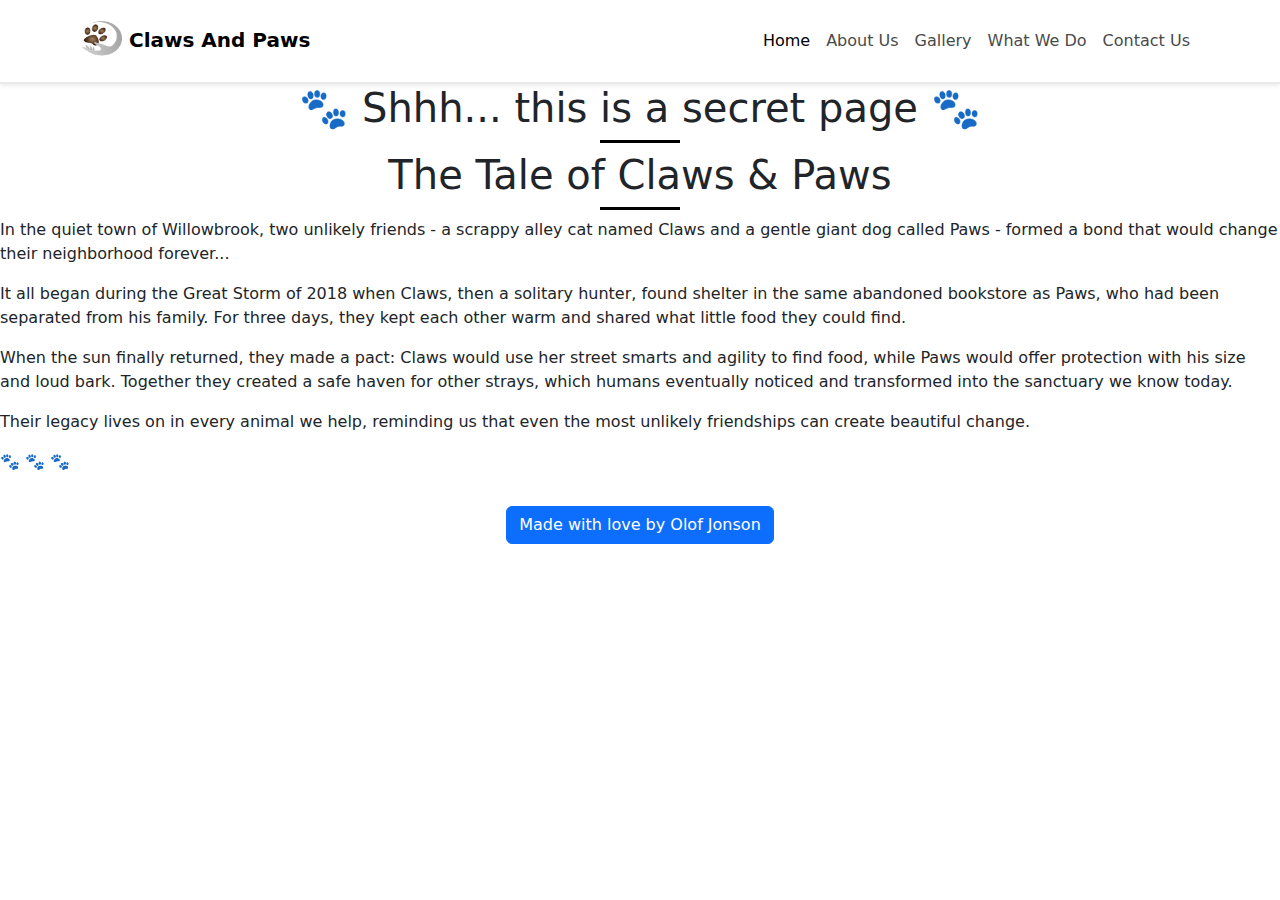
<file: full.html>
<!DOCTYPE html>
<html lang="en">
    <head>
        <meta charset="UTF-8" />
        <meta name="viewport" content="width=device-width, initial-scale=1.0" />
        <title>Claws And Paws</title>
        <link rel="shortcut icon" href="images/logo.png" type="image/png" />
        <link rel="stylesheet" href="custom.css" />
        <link href="https://cdn.jsdelivr.net/npm/bootstrap@5.3.0/dist/css/bootstrap.min.css" rel="stylesheet">
      </head>
<body>
    <!-- Navbar -->
<nav class="navbar navbar-expand-lg navbar-light bg-white shadow-sm py-3">
    <div class="container">
      <a class="navbar-brand" href="index.html">
        <img src="images/logo.png" alt="Claws And Paws" width="40" height="40" />
        Claws And Paws
      </a>
      <button class="navbar-toggler" type="button" data-bs-toggle="collapse" data-bs-target="#navbarNav">
        <span class="navbar-toggler-icon"></span>
      </button>
      <div class="collapse navbar-collapse justify-content-end" id="navbarNav">
        <ul class="navbar-nav">
          <li class="nav-item"><a class="nav-link active" href="index.html">Home</a></li>
          <li class="nav-item"><a class="nav-link" href="about_us.html">About Us</a></li>
          <li class="nav-item"><a class="nav-link" href="gallery.html">Gallery</a></li>
          <li class="nav-item"><a class="nav-link" href="what_we_do.html">What We Do</a></li>
          <li class="nav-item"><a class="nav-link" href="contact_us.html">Contact Us</a></li>
        </ul>
      </div>
    </div>
  </nav>
  <header>
    <h1>🐾 Shhh... this is a secret page 🐾 </h1>
    
</header>
    <div class="hidden-page">
        <h1>The Tale of Claws & Paws</h1>
        <div class="story-content">
            <p>In the quiet town of Willowbrook, two unlikely friends - a scrappy alley cat named Claws and a gentle giant dog called Paws - formed a bond that would change their neighborhood forever...</p>
            
            <p>It all began during the Great Storm of 2018 when Claws, then a solitary hunter, found shelter in the same abandoned bookstore as Paws, who had been separated from his family. For three days, they kept each other warm and shared what little food they could find.</p>
            
            <p>When the sun finally returned, they made a pact: Claws would use her street smarts and agility to find food, while Paws would offer protection with his size and loud bark. Together they created a safe haven for other strays, which humans eventually noticed and transformed into the sanctuary we know today.</p>
            
            <p>Their legacy lives on in every animal we help, reminding us that even the most unlikely friendships can create beautiful change.</p>
        </div>
        <div class="paw-prints">🐾 🐾 🐾</div>
    </div>
    <footer>
        
        <a href="index.html" class="btn btn-primary"> Made with love by Olof Jonson</a>
    </footer>
</body>
</html>
</file>
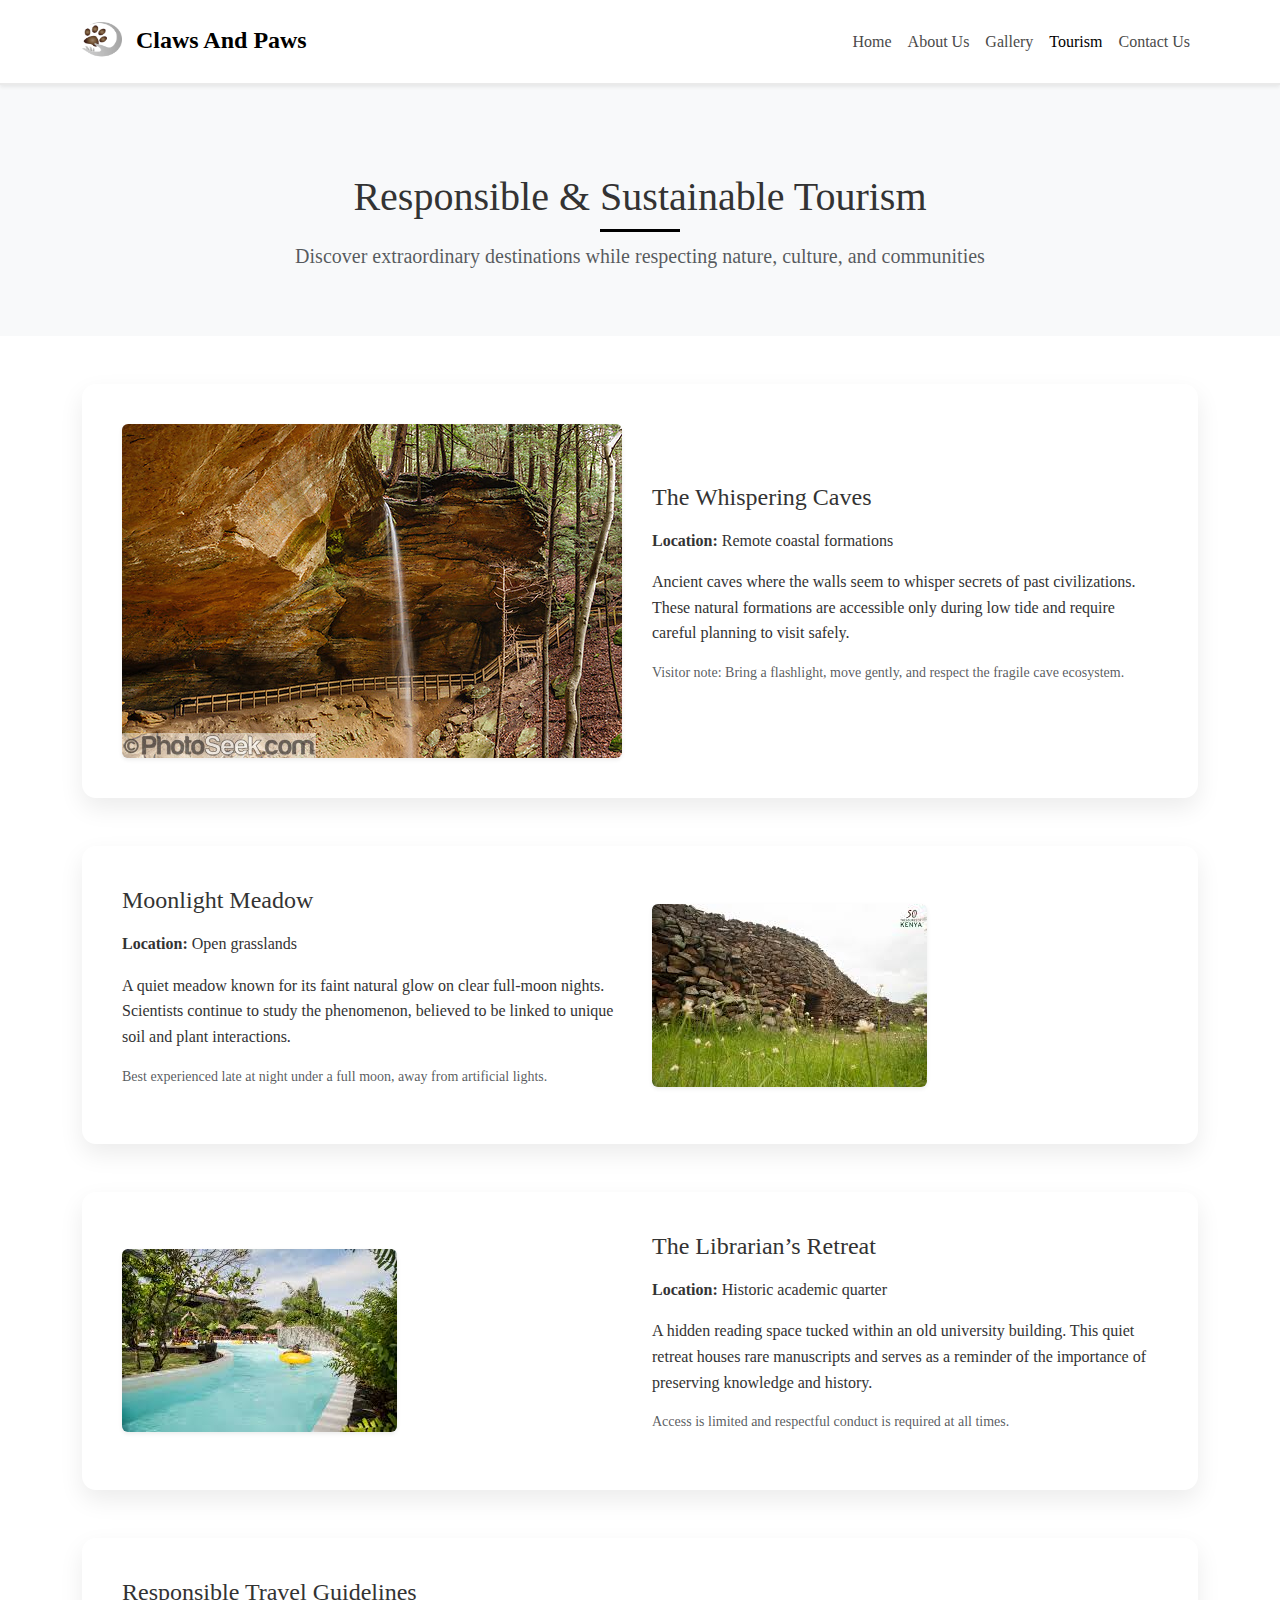
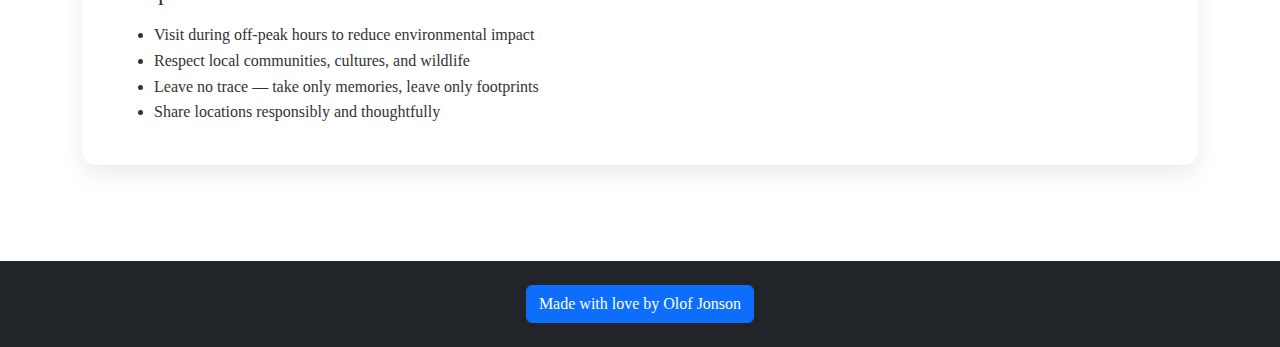
<file: tourism.html>
<!DOCTYPE html>
<html lang="en">
<head>
  <meta charset="UTF-8">
  <meta name="viewport" content="width=device-width, initial-scale=1.0">
  <title>Claws And Paws — Sustainable Tourism</title>

  <link rel="shortcut icon" href="images/logo.png" type="image/png">
  <link href="https://cdn.jsdelivr.net/npm/bootstrap@5.3.0/dist/css/bootstrap.min.css" rel="stylesheet">
  <link rel="stylesheet" href="custom.css">
</head>

<body>

<!-- Navbar -->
<nav class="navbar navbar-expand-lg navbar-light bg-white shadow-sm py-3">
  <div class="container">
    <a class="navbar-brand fw-bold" href="index.html">
      <img src="images/logo.png" alt="Claws And Paws" width="40" height="40" class="me-2">
      Claws And Paws
    </a>
    <button class="navbar-toggler" type="button" data-bs-toggle="collapse" data-bs-target="#navbarNav">
      <span class="navbar-toggler-icon"></span>
    </button>
    <div class="collapse navbar-collapse justify-content-end" id="navbarNav">
      <ul class="navbar-nav">
        <li class="nav-item"><a class="nav-link" href="index.html">Home</a></li>
        <li class="nav-item"><a class="nav-link" href="about_us.html">About Us</a></li>
        <li class="nav-item"><a class="nav-link" href="gallery.html">Gallery</a></li>
        <li class="nav-item"><a class="nav-link active" href="tourism.html">Tourism</a></li>
        <li class="nav-item"><a class="nav-link" href="contact_us.html">Contact Us</a></li>
      </ul>
    </div>
  </div>
</nav>

<!-- Page Header -->
<section class="py-5 bg-light">
  <div class="container text-center">
    <h1 class="mb-2">Responsible & Sustainable Tourism</h1>
    <p class="lead text-muted">
      Discover extraordinary destinations while respecting nature, culture, and communities
    </p>
  </div>
</section>

<!-- Tourism Content -->
<section class="py-5">
  <div class="container">

    <!-- Destination 1 -->
    <div class="community-card mb-5">
      <div class="row align-items-center g-4">
        <div class="col-md-6">
          <img src="images/hunterix.jpg" alt="The Whispering Caves" class="img-fluid rounded shadow-sm">
        </div>
        <div class="col-md-6">
          <h2 class="h4 mb-3">The Whispering Caves</h2>
          <p><strong>Location:</strong> Remote coastal formations</p>
          <p>
            Ancient caves where the walls seem to whisper secrets of past civilizations.
            These natural formations are accessible only during low tide and require
            careful planning to visit safely.
          </p>
          <p class="text-muted small">
            Visitor note: Bring a flashlight, move gently, and respect the fragile cave ecosystem.
          </p>
        </div>
      </div>
    </div>

    <!-- Destination 2 -->
    <div class="community-card mb-5">
      <div class="row align-items-center g-4 flex-md-row-reverse">
        <div class="col-md-6">
          <img src="images/light.jpg" alt="Moonlight Meadow" class="img-fluid rounded shadow-sm">
        </div>
        <div class="col-md-6">
          <h2 class="h4 mb-3">Moonlight Meadow</h2>
          <p><strong>Location:</strong> Open grasslands</p>
          <p>
            A quiet meadow known for its faint natural glow on clear full-moon nights.
            Scientists continue to study the phenomenon, believed to be linked to unique
            soil and plant interactions.
          </p>
          <p class="text-muted small">
            Best experienced late at night under a full moon, away from artificial lights.
          </p>
        </div>
      </div>
    </div>

    <!-- Destination 3 -->
    <div class="community-card mb-5">
      <div class="row align-items-center g-4">
        <div class="col-md-6">
          <img src="images/how it's done.jpg" alt="The Librarian's Retreat" class="img-fluid rounded shadow-sm">
        </div>
        <div class="col-md-6">
          <h2 class="h4 mb-3">The Librarian’s Retreat</h2>
          <p><strong>Location:</strong> Historic academic quarter</p>
          <p>
            A hidden reading space tucked within an old university building.
            This quiet retreat houses rare manuscripts and serves as a reminder
            of the importance of preserving knowledge and history.
          </p>
          <p class="text-muted small">
            Access is limited and respectful conduct is required at all times.
          </p>
        </div>
      </div>
    </div>

    <!-- Responsible Travel -->
    <div class="community-card">
      <h2 class="h4 mb-3">Responsible Travel Guidelines</h2>
      <ul class="mb-0">
        <li>Visit during off-peak hours to reduce environmental impact</li>
        <li>Respect local communities, cultures, and wildlife</li>
        <li>Leave no trace — take only memories, leave only footprints</li>
        <li>Share locations responsibly and thoughtfully</li>
      </ul>
    </div>

  </div>
</section>

<!-- Footer -->
<footer class="bg-dark text-white text-center py-4">
  <div class="container">
    <a href="index.html" class="btn btn-primary">Made with love by Olof Jonson</a>
  </div>
</footer>

<script src="https://cdn.jsdelivr.net/npm/bootstrap@5.3.0/dist/js/bootstrap.bundle.min.js"></script>
</body>
</html>
</file>
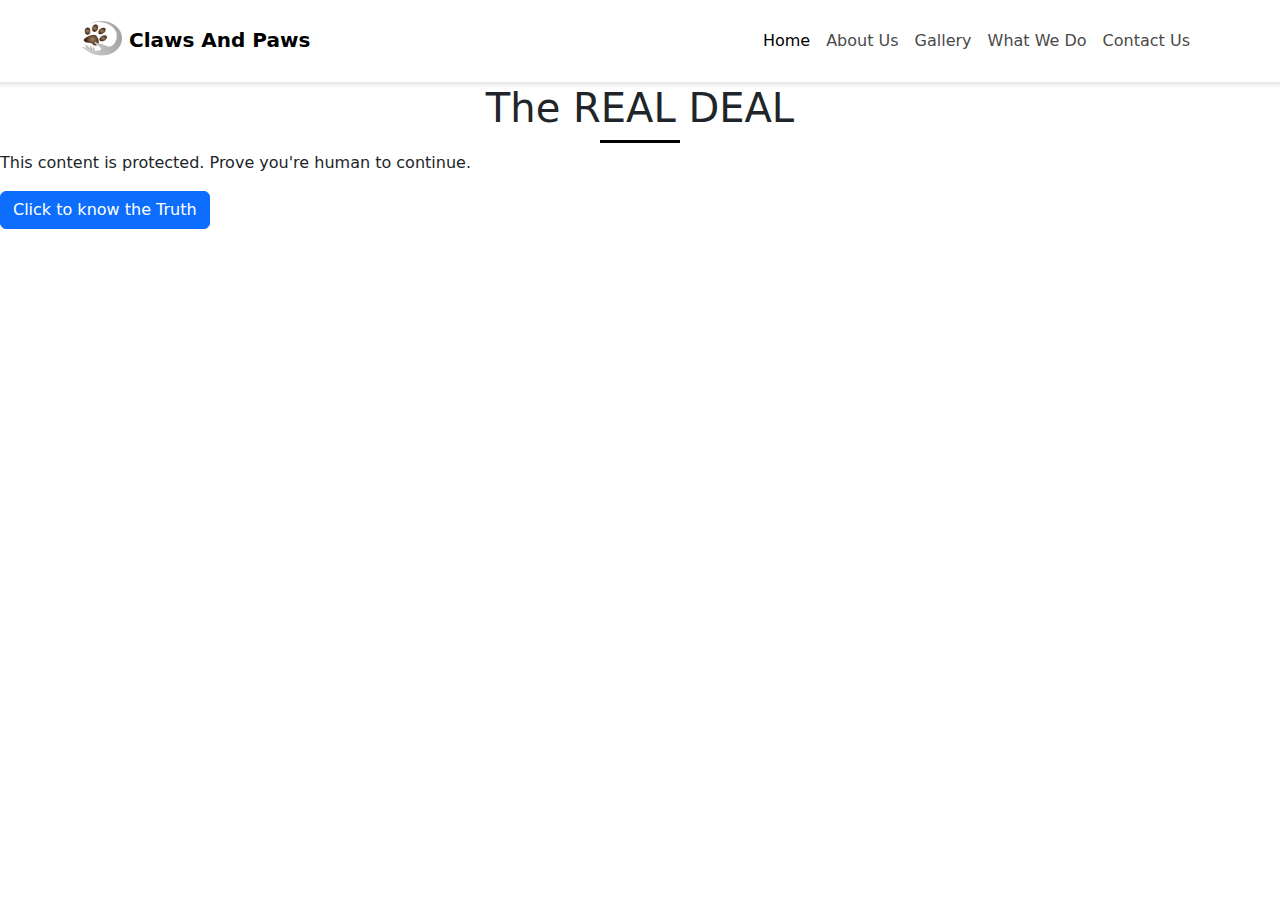
<file: verify.html>
<!DOCTYPE html>
<html lang="en">
<head>
  <meta charset="UTF-8" />
  <meta name="viewport" content="width=device-width, initial-scale=1.0" />
  <title>Claws And Paws</title>
  <link rel="shortcut icon" href="images/logo.png" type="image/png" />
  <link rel="stylesheet" href="custom.css" />
  <link href="https://cdn.jsdelivr.net/npm/bootstrap@5.3.0/dist/css/bootstrap.min.css" rel="stylesheet">
</head>
<body>

<!-- Navbar -->
<nav class="navbar navbar-expand-lg navbar-light bg-white shadow-sm py-3">
  <div class="container">
    <a class="navbar-brand" href="index.html">
      <img src="images/logo.png" alt="Claws And Paws" width="40" height="40" />
      Claws And Paws
    </a>
    <button class="navbar-toggler" type="button" data-bs-toggle="collapse" data-bs-target="#navbarNav">
      <span class="navbar-toggler-icon"></span>
    </button>
    <div class="collapse navbar-collapse justify-content-end" id="navbarNav">
      <ul class="navbar-nav">
        <li class="nav-item"><a class="nav-link active" href="index.html">Home</a></li>
        <li class="nav-item"><a class="nav-link" href="about_us.html">About Us</a></li>
        <li class="nav-item"><a class="nav-link" href="gallery.html">Gallery</a></li>
        <li class="nav-item"><a class="nav-link" href="what_we_do.html">What We Do</a></li>
        <li class="nav-item"><a class="nav-link" href="contact_us.html">Contact Us</a></li>
      </ul>
    </div>
  </div>
</nav>
<!-- End: navbar -->

    <div class="hidden-page-container">
        <div class="access-panel">
            <h1>The REAL DEAL</h1>
            <p>This content is protected. Prove you're human to continue.</p>
            <a href="climate.html" class="btn btn-primary"> Click to know the Truth</a>
      </div>
        </div>
</file>
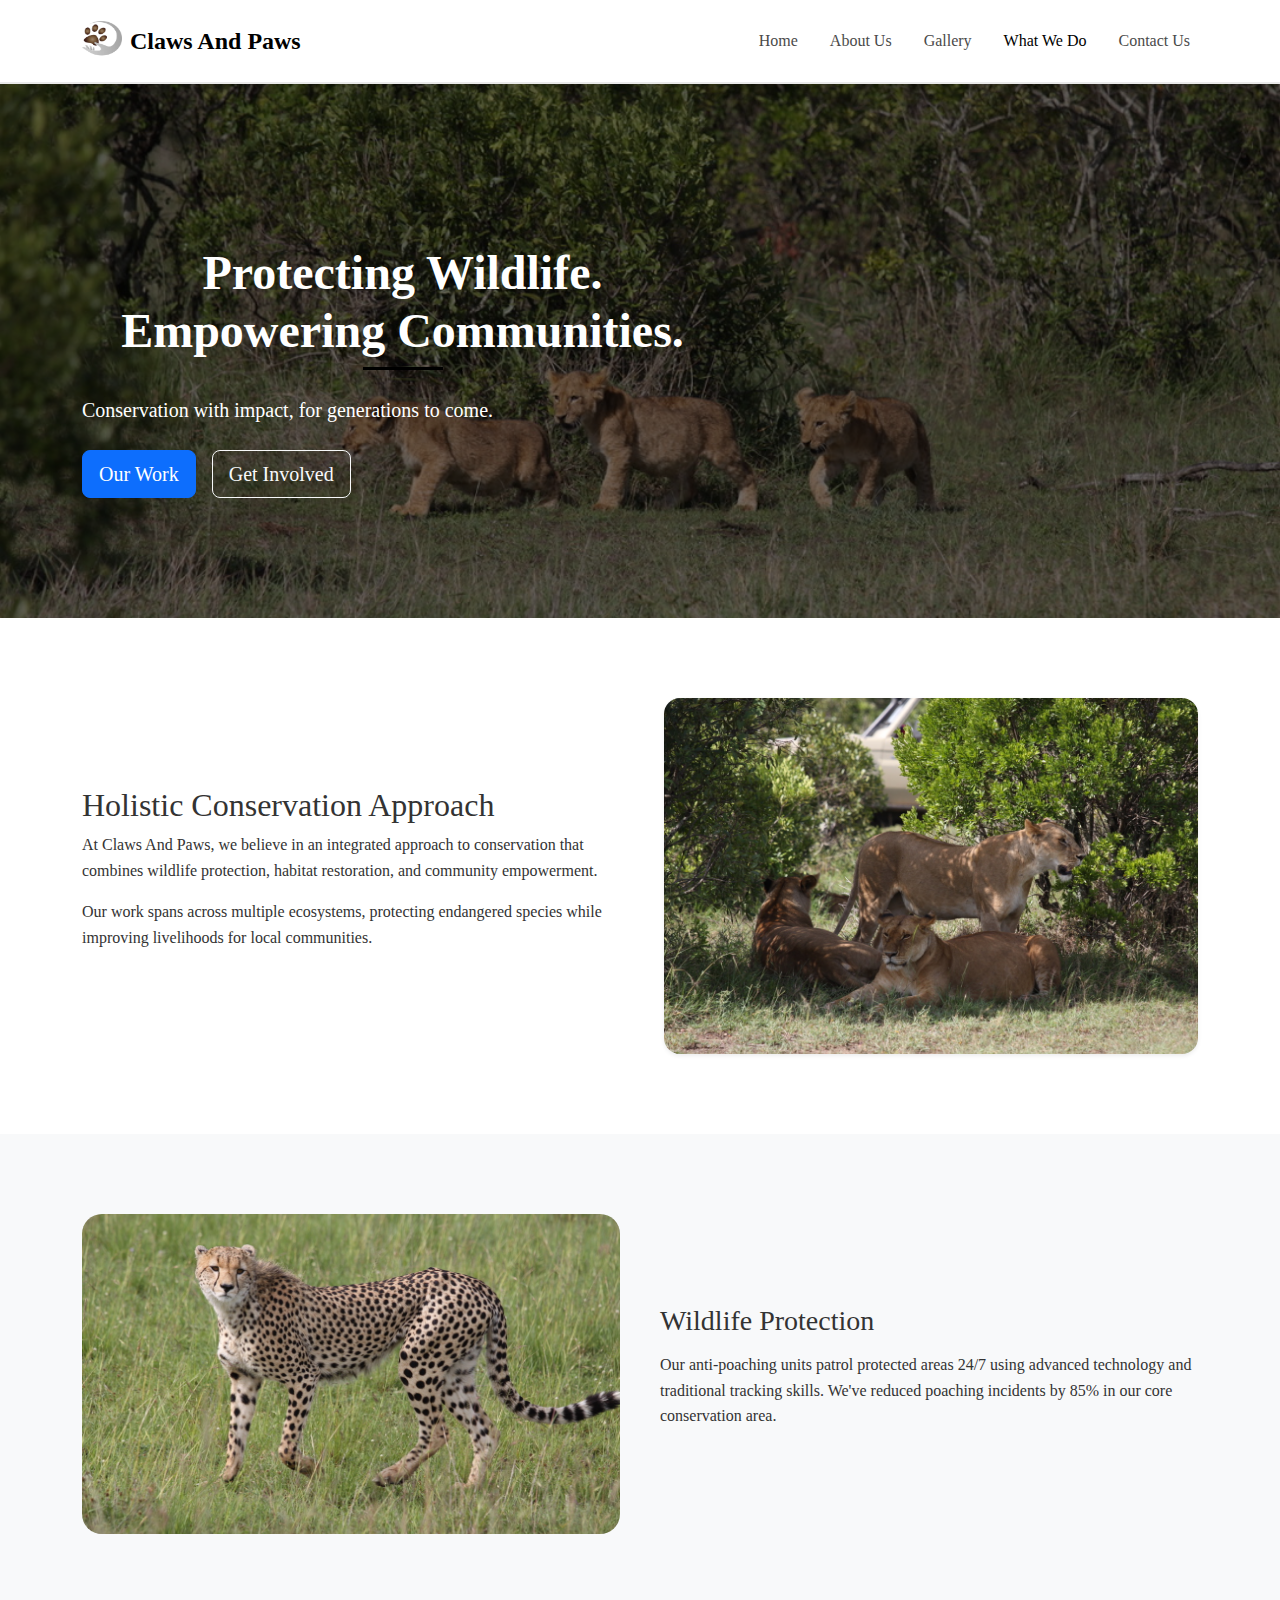
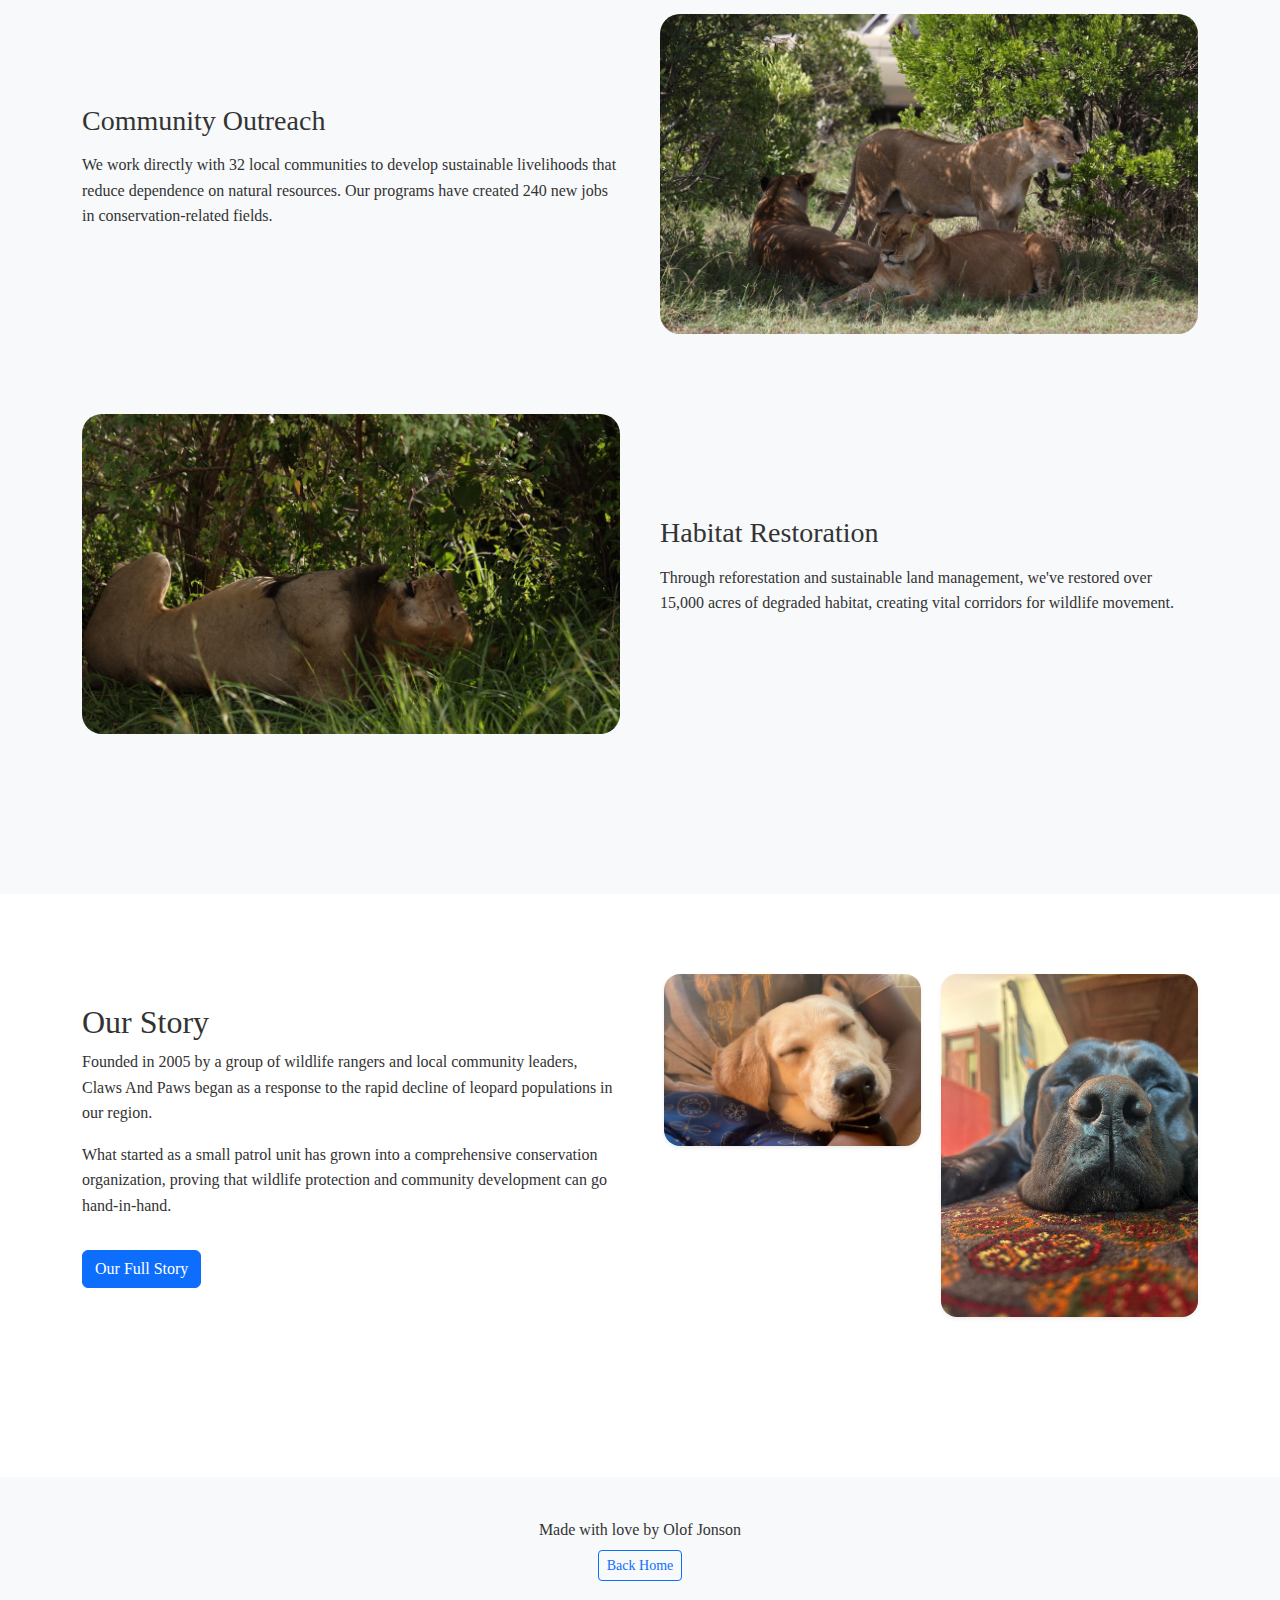
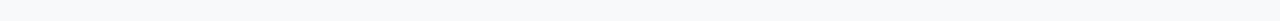
<file: what_we_do.html>
<!DOCTYPE html>
<html lang="en">
<head>
  <meta charset="UTF-8" />
  <meta name="viewport" content="width=device-width, initial-scale=1.0" />
  <title>What We Do | Claws And Paws</title>

  <link rel="shortcut icon" href="images/logo.png" type="image/png" />
  <link href="https://cdn.jsdelivr.net/npm/bootstrap@5.3.0/dist/css/bootstrap.min.css" rel="stylesheet">
  <link rel="stylesheet" href="custom.css" />
</head>
<body>

<!-- Navbar -->
<nav class="navbar navbar-expand-lg navbar-light bg-white shadow-sm py-3">
  <div class="container">
    <a class="navbar-brand d-flex align-items-center gap-2" href="index.html">
      <img src="images/logo.png" alt="Claws And Paws" width="40" height="40" />
      <strong>Claws And Paws</strong>
    </a>
    <button class="navbar-toggler" type="button" data-bs-toggle="collapse" data-bs-target="#navbarNav">
      <span class="navbar-toggler-icon"></span>
    </button>
    <div class="collapse navbar-collapse justify-content-end" id="navbarNav">
      <ul class="navbar-nav gap-lg-3">
        <li class="nav-item"><a class="nav-link" href="index.html">Home</a></li>
        <li class="nav-item"><a class="nav-link" href="about_us.html">About Us</a></li>
        <li class="nav-item"><a class="nav-link" href="gallery.html">Gallery</a></li>
        <li class="nav-item"><a class="nav-link active" href="what_we_do.html">What We Do</a></li>
        <li class="nav-item"><a class="nav-link" href="contact_us.html">Contact Us</a></li>
      </ul>
    </div>
  </div>
</nav>

<!-- HERO -->
<section class="page-hero text-white">
  <div class="page-hero-overlay"></div>
  <div class="container position-relative">
    <div class="row">
      <div class="col-lg-7">
        <h1>Protecting Wildlife.<br>Empowering Communities.</h1>
        <p class="lead">
          Conservation with impact, for generations to come.
        </p>
        <div class="d-flex gap-3 mt-4">
          <a href="about_us.html" class="btn btn-primary btn-lg">Our Work</a>
          <a href="contact_us.html" class="btn btn-outline-light btn-lg">Get Involved</a>
        </div>
      </div>
    </div>
  </div>
</section>

<!-- INTRO -->
<section class="section-padding">
  <div class="container">
    <div class="row align-items-center g-5">
      <div class="col-lg-6">
        <h2>Holistic Conservation Approach</h2>
        <p>
          At Claws And Paws, we believe in an integrated approach to conservation
          that combines wildlife protection, habitat restoration, and community empowerment.
        </p>
        <p>
          Our work spans across multiple ecosystems, protecting endangered species
          while improving livelihoods for local communities.
        </p>
      </div>
      <div class="col-lg-6">
        <img src="images/helllooo.jpg" class="img-fluid rounded-4 shadow-sm" alt="">
      </div>
    </div>
  </div>
</section>

<!-- PROGRAMS -->
<section class="section-padding bg-light">
  <div class="container">

    <div class="program-row">
      <div class="program-image" style="background-image:url('images/lol.jpg')"></div>
      <div class="program-text">
        <h3>Wildlife Protection</h3>
        <p>
          Our anti-poaching units patrol protected areas 24/7 using advanced technology
          and traditional tracking skills. We've reduced poaching incidents by 85%
          in our core conservation area.
        </p>
      </div>
    </div>

    <div class="program-row reverse">
      <div class="program-image" style="background-image:url('images/helllooo.jpg')"></div>
      <div class="program-text">
        <h3>Community Outreach</h3>
        <p>
          We work directly with 32 local communities to develop sustainable livelihoods
          that reduce dependence on natural resources. Our programs have created
          240 new jobs in conservation-related fields.
        </p>
      </div>
    </div>

    <div class="program-row">
      <div class="program-image" style="background-image:url('images/male.jpg')"></div>
      <div class="program-text">
        <h3>Habitat Restoration</h3>
        <p>
          Through reforestation and sustainable land management, we've restored
          over 15,000 acres of degraded habitat, creating vital corridors for wildlife movement.
        </p>
      </div>
    </div>

  </div>
</section>

<!-- STORY -->
<section class="section-padding">
  <div class="container">
    <div class="row align-items-center g-5">
      <div class="col-lg-6">
        <h2>Our Story</h2>
        <p>
          Founded in 2005 by a group of wildlife rangers and local community leaders,
          Claws And Paws began as a response to the rapid decline of leopard populations
          in our region.
        </p>
        <p>
          What started as a small patrol unit has grown into a comprehensive conservation
          organization, proving that wildlife protection and community development
          can go hand-in-hand.
        </p>
        <a href="full.html" class="btn btn-primary mt-3">Our Full Story</a>
      </div>
      <div class="col-lg-6">
        <div class="story-grid">
          <img src="images/gina.jpg" class="img-fluid rounded-4 shadow-sm" alt="">
          <img src="images/olof.jpeg" class="img-fluid rounded-4 shadow-sm" alt="">
        </div>
      </div>
    </div>
  </div>
</section>

<footer class="site-footer">
  <div class="container text-center">
    <p class="mb-2">Made with love by Olof Jonson</p>
    <a href="index.html" class="btn btn-outline-primary btn-sm">Back Home</a>
  </div>
</footer>

<script src="https://cdn.jsdelivr.net/npm/bootstrap@5.3.0/dist/js/bootstrap.bundle.min.js"></script>
</body>
</html>
</file>
<file: custom.css>
/* =========================
   GLOBAL RESET
========================= */
* {
  margin: 0;
  padding: 0;
  box-sizing: border-box;
}

html, body {
  overflow-x: hidden;
}

body {
  font-family: 'Georgia', serif;
  line-height: 1.6;
  color: #333;
  background-color: #ffffff;
}

/* =========================
   NAVBAR
========================= */
.navbar {
  background-color: #ffffff;
  border-bottom: 2px solid #eaeaea;
  position: relative;
  z-index: 20;
}

.navbar-brand {
  font-weight: bold;
  font-size: 1.5rem;
  color: #000 !important;
}

.navbar-nav .nav-link {
  color: #4a4a4a;
  font-weight: 500;
}

.navbar-nav .nav-link:hover {
  color: #000;
}

/* =========================
   HERO + CAROUSEL FIX (CRITICAL)
========================= */
.hero-split {
  position: relative;
  width: 100%;
  height: 100vh;
  overflow: hidden;
  margin: 0;
  padding: 0;
}

/* FORCE carousel to fill hero */
.hero-split .carousel,
.hero-split .carousel-inner,
.hero-split .carousel-item {
  height: 100%;
}

/* prevent bootstrap margin issues */
.carousel {
  margin-bottom: 0 !important;
}

.carousel-inner {
  overflow: hidden;
}

/* =========================
   HERO CONTENT
========================= */
.hero-container {
  position: relative;
  width: 100%;
  height: 100%;
}

.hero-bg-image {
  position: absolute;
  inset: 0;
  width: 100%;
  height: 100%;
  object-fit: cover;
  filter: brightness(0.5);
  z-index: 0;
}

.hero-content {
  position: relative;
  z-index: 1;
  height: 100%;
  display: flex;
  align-items: center;
  gap: 2rem;
  padding: 0 2%;
}

/* LEFT + RIGHT TEXT */
.left-text,
.right-text {
  flex: 1;
  max-width: 25%;
  color: #fff;
  padding: 2rem;
}

.left-text {
  text-align: right;
}

.right-text {
  text-align: left;
}

/* CENTER IMAGE */
.center-image {
  flex: 1;
  max-width: 50%;
  display: flex;
  justify-content: center;
}

.image-frame {
  width: 80%;
  max-width: 500px;
  aspect-ratio: 1 / 1;
  border-radius: 50%;
  overflow: hidden;
  border: 5px solid rgba(255,255,255,0.25);
  box-shadow: 0 0 30px rgba(0,0,0,0.5);
}

.image-frame img {
  width: 100%;
  height: 100%;
  object-fit: cover;
}

/* HERO TEXT */
.hero-content h2 {
  font-size: 3.5rem;
  font-weight: 700;
  margin-bottom: 1.5rem;
  text-shadow: 2px 2px 4px rgba(0,0,0,0.5);
}

.hero-content h3 {
  font-size: 1.8rem;
  margin-bottom: 1rem;
}

.hero-content p {
  font-size: 1.1rem;
  margin-bottom: 1.5rem;
}

/* =========================
   CAROUSEL CONTROLS
========================= */
.carousel-control-prev,
.carousel-control-next {
  width: 5%;
  z-index: 15;
}

.carousel-control-prev {
  left: 1rem;
}

.carousel-control-next {
  right: 1rem;
}

/* =========================
   RESPONSIVE HERO
========================= */
@media (max-width: 992px) {
  .hero-content {
    flex-direction: column;
    justify-content: center;
    text-align: center;
  }

  .left-text,
  .right-text,
  .center-image {
    max-width: 100%;
    padding: 1rem;
  }

  .image-frame {
    width: 60%;
  }
}

@media (max-width: 768px) {
  .hero-content h2 {
    font-size: 2.5rem;
  }

  .image-frame {
    width: 80%;
  }
}

/* =========================
   LINKS SECTION
========================= */
.links-section {
  padding: 4rem 0;
  background-color: #f8f9fa;
}

.link-card {
  position: relative;
  height: 300px;
  border-radius: 10px;
  overflow: hidden;
  box-shadow: 0 5px 15px rgba(0,0,0,0.1);
  transition: transform 0.3s ease;
}

.link-card:hover {
  transform: translateY(-8px);
}

.card-image {
  position: absolute;
  inset: 0;
  background-size: cover;
  background-position: center;
}

.card-overlay {
  position: absolute;
  inset: 0;
  background: rgba(0,0,0,0.45);
  display: flex;
  justify-content: center;
  align-items: center;
}

.link-btn {
  color: #fff;
  font-size: 1.5rem;
  font-weight: bold;
  text-decoration: none;
  padding: 1rem 2rem;
  border: 2px solid #fff;
  border-radius: 50px;
}

/* =========================
   NEWS SECTION
========================= */
.news {
  padding: 3rem 0;
}

.news .card {
  border: none;
  border-radius: 10px;
  box-shadow: 0 6px 12px rgba(0,0,0,0.1);
}

.news .card-img-top {
  height: 220px;
  object-fit: cover;
}

/* =========================
   HEADINGS
========================= */
h1 {
  text-align: center;
  margin: 2.5rem 0 1.5rem;
  font-size: 2.5rem;
}

h1::after {
  content: "";
  width: 80px;
  height: 3px;
  background: #000;
  display: block;
  margin: 0.5rem auto 0;
}

/* =========================
   FOOTER
========================= */
footer {
  text-align: center;
  padding: 2rem 1rem;
}


/* =========================
   COMMUNITIES PAGE
========================= */
.communities-page {
  background-color: #fafafa;
}

.page-header h1 {
  font-size: 2.6rem;
}

.community-card {
  background: #ffffff;
  border-radius: 14px;
  padding: 2.5rem;
  margin-bottom: 3rem;
  box-shadow: 0 10px 25px rgba(0,0,0,0.08);
}

.card-header-row {
  display: flex;
  justify-content: space-between;
  align-items: center;
  margin-bottom: 1.5rem;
}

.card-header-row h2 {
  font-size: 1.5rem;
  font-weight: 700;
  margin: 0;
}

/* TAGS */
.tag {
  font-size: 0.75rem;
  font-weight: 600;
  padding: 0.4rem 0.8rem;
  border-radius: 50px;
  text-transform: uppercase;
  letter-spacing: 0.05em;
}

.tag.economy {
  background: #e6f4ea;
  color: #2a6b3f;
}

.tag.tradition {
  background: #fef3e2;
  color: #8a4b00;
}

.tag.innovation {
  background: #e8f0fe;
  color: #1a4fb4;
}

.tag.tourism {
  background: #e0f7fa;
  color: #006064;
}

/* Image polish */
.community-card img {
  box-shadow: 0 8px 20px rgba(0,0,0,0.12);
}

/* Mobile */
@media (max-width: 768px) {
  .community-card {
    padding: 1.5rem;
  }

  .card-header-row {
    flex-direction: column;
    align-items: flex-start;
    gap: 0.75rem;
  }
}

/* ---------- GLOBAL HELPERS ---------- */
.section-padding {
  padding: 80px 0;
}

@media (max-width: 768px) {
  .section-padding {
    padding: 60px 0;
  }
}

/* ---------- HERO ---------- */
.page-hero {
  position: relative;
  background-image: url("images/the 3 muskurtears.jpg");
  background-size: cover;
  background-position: center;
  padding: 120px 0;
}

.page-hero-overlay {
  position: absolute;
  inset: 0;
  background: rgba(0,0,0,0.55);
}

.page-hero h1 {
  font-size: 3rem;
  font-weight: 700;
}

.page-hero p {
  max-width: 550px;
}

/* ---------- PROGRAMS ---------- */
.program-row {
  display: grid;
  grid-template-columns: 1fr 1fr;
  gap: 40px;
  margin-bottom: 80px;
  align-items: center;
}

.program-row.reverse {
  direction: rtl;
}

.program-row.reverse * {
  direction: ltr;
}

.program-image {
  min-height: 320px;
  background-size: cover;
  background-position: center;
  border-radius: 20px;
}

.program-text h3 {
  margin-bottom: 15px;
}

@media (max-width: 768px) {
  .program-row {
    grid-template-columns: 1fr;
  }
}

/* ---------- STORY ---------- */
.story-grid {
  display: grid;
  grid-template-columns: 1fr 1fr;
  gap: 20px;
}

@media (max-width: 768px) {
  .story-grid {
    grid-template-columns: 1fr;
  }
}

/* ---------- FOOTER ---------- */
.site-footer {
  background: #f8f9fa;
  padding: 40px 0;
  margin-top: 80px;
}
</file>
